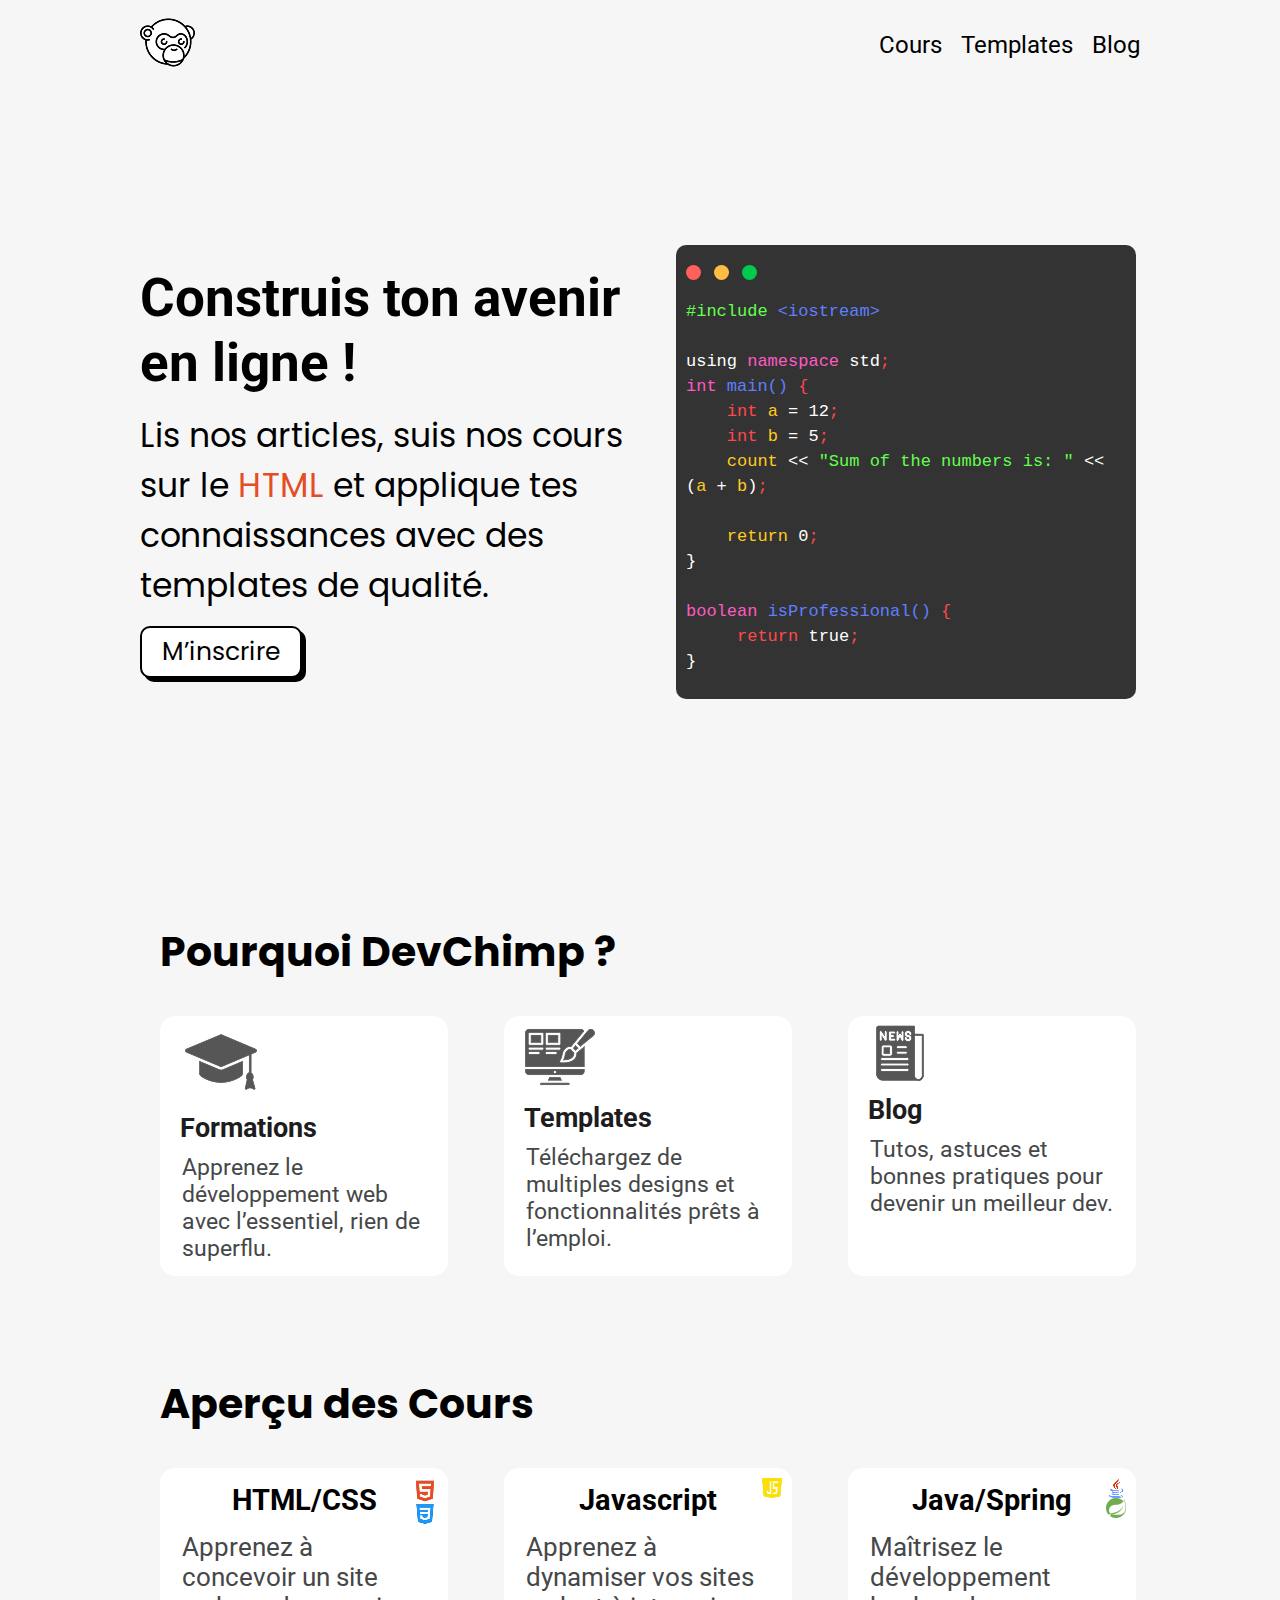
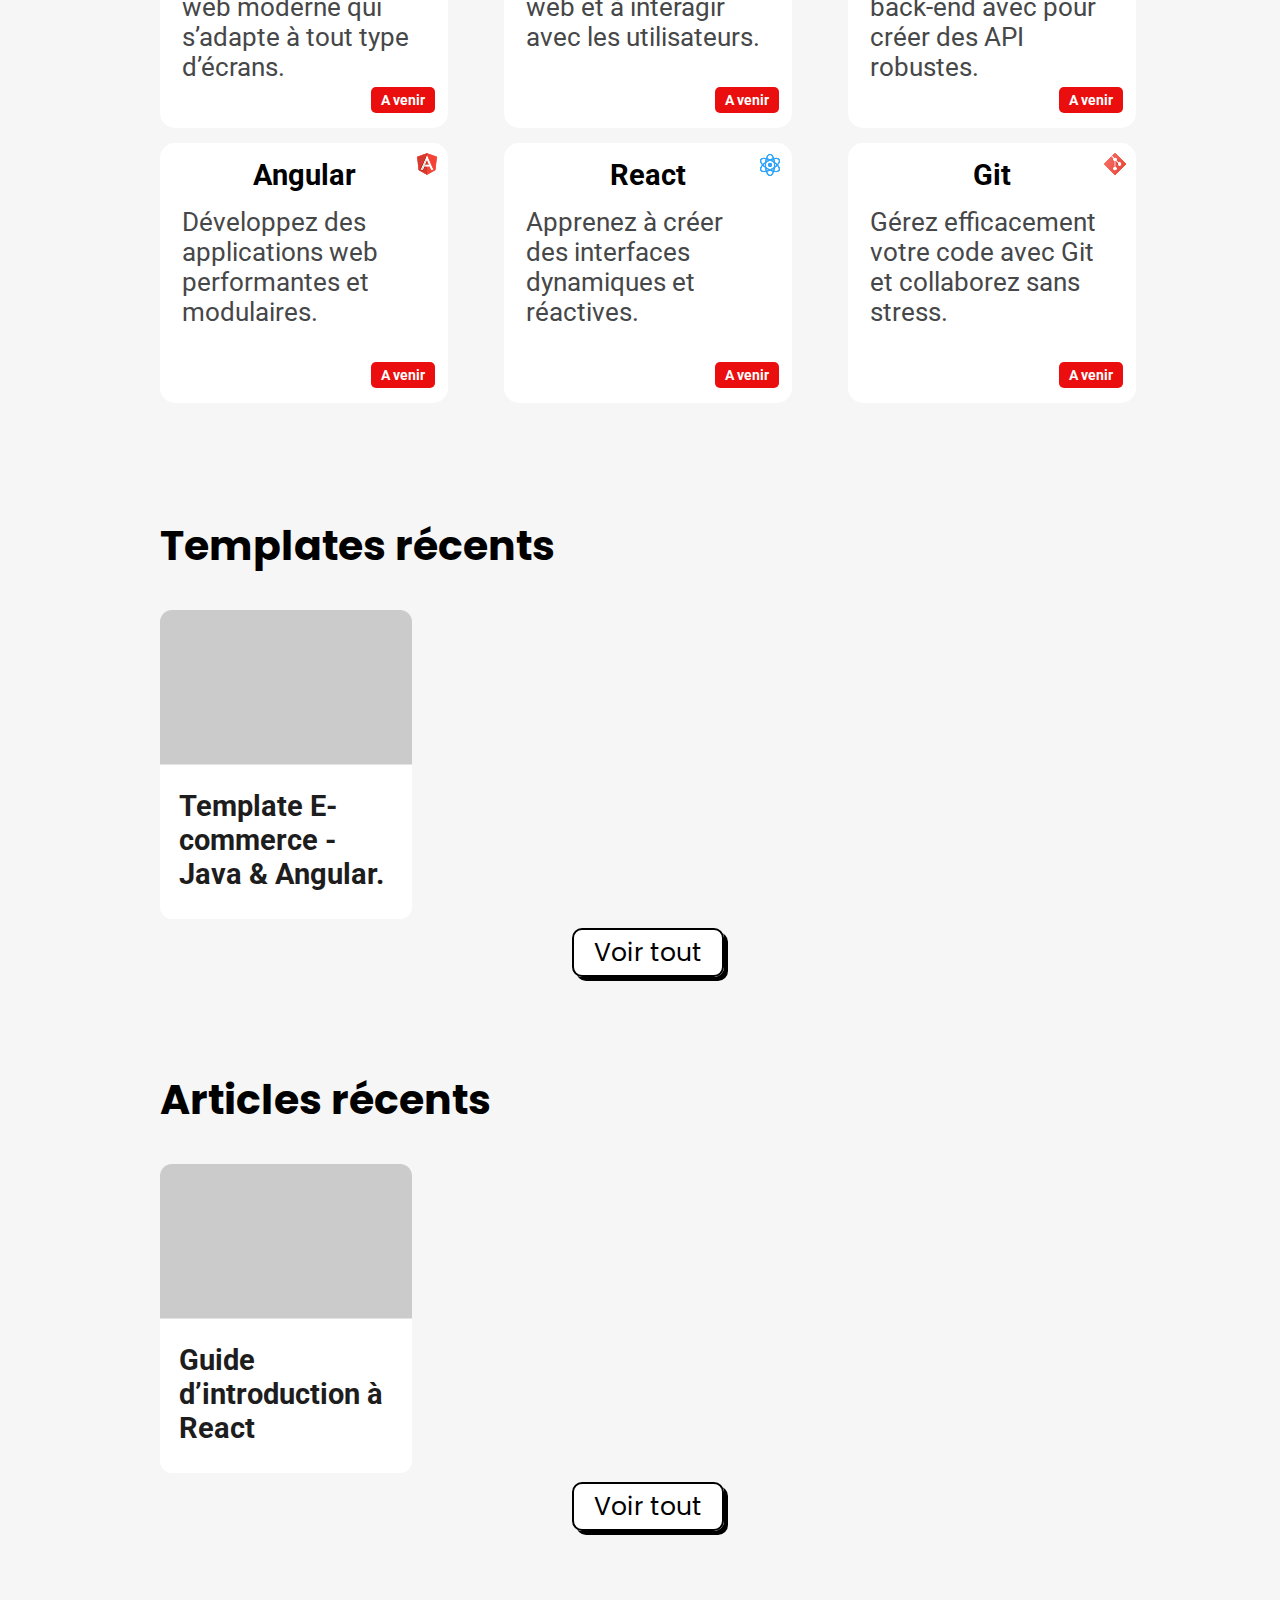
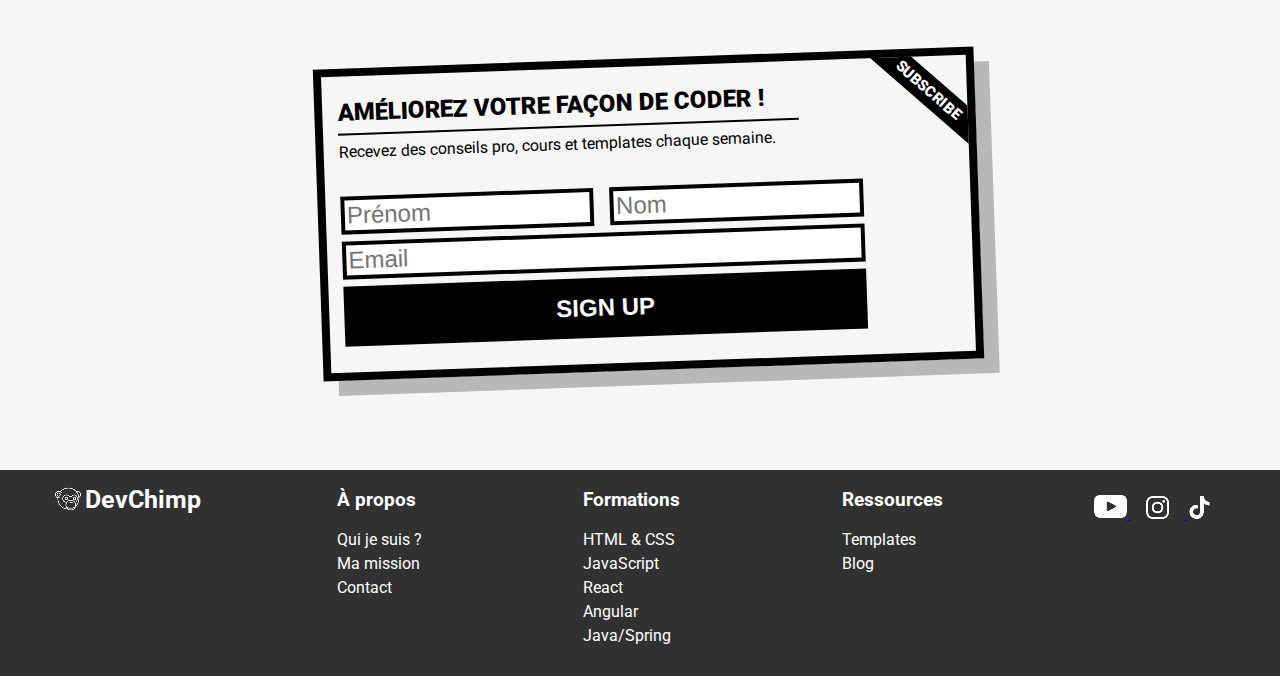
<file: index.html>
<!DOCTYPE html>
<html lang="fr">
<head>
    <meta charset="UTF-8">
    <meta name="viewport" content="width=device-width, initial-scale=1.0">
    <title>Acceuil | DevChimp</title>
    <link rel="stylesheet" href="./style/style.css">
</head>
<body>
    <header class="header headerPageWidth">
        <div class="header__logoBox">
            <a href="./index.html">
                <img src="./assets/png/monkey.png" alt="Devchimp" width="55px" height="55px" class="logo"/>
            </a>
        </div>
        <nav class="header__navBox">
            <div class="header__navBox__box">
                <a href="./cours.html" class="header__navBox__box__link">Cours</a>
                <a href="./templates.html" class="header__navBox__box__link">Templates</a>
                <a href="./blog.html" class="header__navBox__box__link">Blog</a>
            </div>
        </nav>
    </header>
    <main class="main grid-container pageWidth">
        <section class="section__headline catchphrase">
            <h1 class="section__headline__heading">Construis ton avenir en ligne !</h1>
            <p class="section__headline__text">Lis nos articles, suis nos cours sur le <span style="color: #E44D26">HTML</span> et applique tes connaissances avec des templates de qualité.</p>
            <a href="#newsletter"><button type="button" class="section__headline__btn">M’inscrire</button></a>
        </section>
        <section class="section__codeBox codebox">
            <article class="codebox-box">
                <span class="circle circle-red"></span>
                <span class="circle circle-yellow"></span>
                <span class="circle circle-green"></span>
                <pre class="codebox-box__pre"><code><span class="code-green">#include</span> <span class="code-blue">&lt;iostream&gt;</span><br/><br/>using <span class="code-pink">namespace</span> std<span class="code-red">;</span><br/><span class="code-pink">int</span> <span class="code-blue">main()</span> <span class="code-red">{</span><br/>    <span class="code-red">int</span> <span class="code-yellowOrange">a</span> = 12<span class="code-red">;</span><br/>    <span class="code-red">int</span> <span class="code-yellowOrange">b</span> = 5<span class="code-red">;</span><br/>    <span class="code-yellowOrange">count</span> &lt;&lt; <span class="code-green">"Sum of the numbers is: "</span> &lt;&lt; (<span class="code-yellowOrange">a</span> + <span class="code-yellowOrange">b</span>)<span class="code-red">;</span><br/><br/>    <span class="code-yellowOrange">return</span> 0<span class="code-red">;</span><br/>}<br/><br/><span class="code-pink">boolean</span> <span class="code-blue">isProfessional()</span> <span class="code-red">{</span><br/>     <span class="code-red">return</span> true<span class="code-red">;</span><br/>}
                </code></pre>
            </article>
        </section>
        <section class="content">
            <div class="contentBox">
                <h2 class="contentBox__title">Pourquoi DevChimp ?</h2>
                <article class="contentBox__article whyDevChimp">
                    <img src="./assets/png/graduate-hat.png" alt="Formations section" width="82px" height="82px" class="contentBox__article__img"/>
                    <h3 class="contentBox__article__title">Formations</h3>
                    <p class="contentBox__article__text">Apprenez le développement web avec l’essentiel, rien de superflu.</p>
                </article>

                <article class="contentBox__article whyDevChimp">
                    <img src="./assets/png/web-design.png" alt="Templates section" width="72px" height="72px" class="contentBox__article__img computer"/>
                    <h3 class="contentBox__article__title">Templates</h3>
                    <p class="contentBox__article__text">Téléchargez de multiples designs et fonctionnalités prêts à l’emploi.</p>
                </article>

                <article class="contentBox__article whyDevChimp">
                    <img src="./assets/png/newsletter.png" alt="Blog section" width="64px" height="64px" class="contentBox__article__img newspaper"/>
                    <h3 class="contentBox__article__title">Blog</h3>
                    <p class="contentBox__article__text">Tutos, astuces et bonnes pratiques pour devenir un meilleur dev.</p>
                </article>
            </div>
        </section>
        <section class="content">
            <h2 class="contentBox__title">Aperçu des Cours</h2>
            <div class="contentBox">
                <article class="contentBox__article contentBox__article--cours">
                    <a href="./cours.html" class="redirect redirectBox coursBox coursBox--htmlCss">
                        <div>
                            <h3 class="contentBox__article--cours__title">HTML/CSS</h3>
                            <div class="contentBox__article--cours__img">
                                <img src="./assets/png/html-5.png" alt="Logo HTML 5" width="26px" height="26px"/>
                                <img src="./assets/png/css-3.png" alt="Logo CSS 3" width="20px" height="20px"/>
                            </div>
                        </div>
                        <p class="contentBox__article--cours__text">Apprenez à concevoir un site web moderne qui s’adapte à tout type d’écrans.</p>
                        <span class="contentBox__article--cours__comming">A venir</span>
                    </a>
                </article>
    
                <article class="contentBox__article contentBox__article--cours">
                    <a href="./cours.html" class="redirect redirectBox coursBox coursBox--JS">
                        <div>
                            <h3 class="contentBox__article--cours__title">Javascript</h3>
                            <div class="contentBox__article--cours__img">
                                <img src="./assets/png/javascript.png" alt="Logo JavaScript" width="20px" height="20px"/>
                            </div>
                        </div>
                        <p class="contentBox__article--cours__text">Apprenez à dynamiser vos sites web et à interagir avec les utilisateurs.</p>
                        <span class="contentBox__article--cours__comming">A venir</span>
                    </a>
                </article>
    
                <article class="contentBox__article contentBox__article--cours">
                    <a href="./cours.html" class="redirect redirectBox coursBox coursBox--JavaSpring">
                        <div>
                            <h3 class="contentBox__article--cours__title">Java/Spring</h3>
                            <div class="contentBox__article--cours__img">
                                <img src="./assets/png/java.png" alt="Logo Java" width="20px" height="20px"/>
                                <img src="./assets/png/spring.png" alt="Logo Spring boot" width="20px" height="20px"/>
                            </div>
                        </div>
                        <p class="contentBox__article--cours__text">Maîtrisez le développement back-end avec pour créer des API robustes.</p>
                        <span class="contentBox__article--cours__comming">A venir</span>
                    </a>
                </article>
    
                <article class="contentBox__article contentBox__article--cours">
                    <a href="./cours.html" class="redirect redirectBox coursBox coursBox--Angular">
                        <div>
                            <h3 class="contentBox__article--cours__title">Angular</h3>
                            <div class="contentBox__article--cours__img">
                                <img src="./assets/png/angular.png" alt="Logo Angular" width="22px" height="22px"/>
                            </div>
                        </div>
                        <p class="contentBox__article--cours__text">Développez des applications web performantes et modulaires.</p>
                        <span class="contentBox__article--cours__comming">A venir</span>
                    </a>
                </article>
    
                <article class="contentBox__article contentBox__article--cours">
                    <a href="./cours.html" class="redirect redirectBox coursBox coursBox--React">
                        <div>
                            <h3 class="contentBox__article--cours__title">React</h3>
                            <div class="contentBox__article--cours__img">
                                <img src="./assets/png/atom.png" alt="Logo React" width="24px" height="24px"/>
                            </div>
                        </div>
                        <p class="contentBox__article--cours__text">Apprenez à créer des interfaces dynamiques et réactives.</p>
                        <span class="contentBox__article--cours__comming">A venir</span>
                    </a>
                </article>
    
                <article class="contentBox__article contentBox__article--cours">
                    <a href="./cours.html" class="redirect redirectBox coursBox coursBox--Git">
                        <div>
                            <h3 class="contentBox__article--cours__title">Git</h3>
                            <div class="contentBox__article--cours__img">
                                <img src="./assets/png/social.png" alt="Logo git" width="22px" height="22px"/>
                            </div>
                        </div>
                        <p class="contentBox__article--cours__text">Gérez efficacement votre code avec Git et collaborez sans stress.</p>
                        <span class="contentBox__article--cours__comming">A venir</span>
                    </a>
                </article>
            </div>
        </section>

        <section class="content">
            <h2 class="contentBox__title">Templates récents</h2>

            <article class="articleAndTemplate">
                <a href="#" class="redirectBox">
                    <img src="./assets/png/gray.png" alt="Photo de template" />
                    <div>
                        <h3 class="articleAndTemplate__title">Template E-commerce - Java & Angular.</h3>
                    </div>
                </a>
            </article>

            <div class="articleAndTemplate--btn">
                <a href="./templates.html" class="section__headline__btn seeAllBtn">Voir tout</a>
            </div>
        </section>

        <section class="content">
            <h2 class="contentBox__title">Articles récents</h2>

            <article class="articleAndTemplate">
                <a href="#" class="redirectBox">
                    <img src="./assets/png/gray.png" alt="Photo d'article" />
                    <div>
                        <h3 class="articleAndTemplate__title">Guide d’introduction à React</h3>
                    </div>
                </a>
            </article>

            <div class="articleAndTemplate--btn">
                <a href="./blog.html" class="section__headline__btn seeAllBtn">Voir tout</a>
            </div>
        </section>

        <section class="content newsletter" id="newsletter">
            <div class="newsletter__box">
                <div class="newsletter__box__headingWrap">
                    <h2 class="newsletter__box__headingWrap__title">Améliorez votre façon de coder !</h2>
                    <div class="newsletter__box__headingWrap__bar"></div>
                    <p class="newsletter__box__headingWrap__text">Recevez des conseils pro, cours et templates chaque semaine.</p>
                </div>
                <form action="#" class="newsletter-form">
                    <div class="newsletter__doubleinput">
                        <label for="prenom" class="sr-only">Prénom</label>
                        <input type="text" id="prenom" placeholder="Prénom" class="newsletter__doubleinput__input" required="" />

                        <label for="nom" class="sr-only">Nom</label>
                        <input type="text" id="nom" placeholder="Nom" class="newsletter__doubleinput__input" required="" />
                    </div>
                    <div>
                        <label for="email" class="sr-only">Email</label>
                        <input type="email" id="email" placeholder="Email" class="newsletter-form__singleInput" />
                    </div>
                    <button type="submit" class="newsletter-form__btn">Sign Up</button>
                </form>
                <div class="subTic">Subscribe</div>
            </div>
        </section>
    </main>
    <footer>
        <div class="footer">
            <div class="footer--brand">
                <img src="./assets/png/monkey_white.png" alt="DevChimp" width="25.96px" height="25.96px"/>
                <h3>DevChimp</h3>
            </div>
            <nav class="footer--nav">
                <div>
                    <h3 class="footer--nav__title">À propos</h3>
                    <ul class="footer--nav__ul">
                        <li><a href="#">Qui je suis ?</a></li>
                        <li><a href="#">Ma mission</a></li>
                        <li><a href="#">Contact</a></li>
                    </ul>
                </div>
    
                <div>
                    <h3 class="footer--nav__title">Formations</h3>
                    <ul class="footer--nav__ul">
                        <li><a href="#">HTML & CSS</a></li>
                        <li><a href="#">JavaScript</a></li>
                        <li><a href="#">React</a></li>
                        <li><a href="#">Angular</a></li>
                        <li><a href="#">Java/Spring</a></li>
                    </ul>
                </div>
    
                <div>
                    <h3 class="footer--nav__title">Ressources</h3>
                    <ul class="footer--nav__ul">
                        <li><a href="#">Templates</a></li>
                        <li><a href="#">Blog</a></li>
                    </ul>
                </div>
            </nav>
    
            <div class="footer--links">
                <a href="#" target="_blank">
                    <img src="./assets/png/youtube.png" alt="Rejoint nous sur Youtube" />
                </a>
                <a href="#" target="_blank">
                    <img src="./assets/png/instagram.png" alt="Abonne toi à notre Instagram" />
                </a>
                <a href="#" target="_blank">
                    <img src="./assets/png/tik-tok.png" alt="Vient faire un tour sur Tik-Tok" />
                </a>
            </div>
        </div>
    </footer>
</body>
</html>
</file>
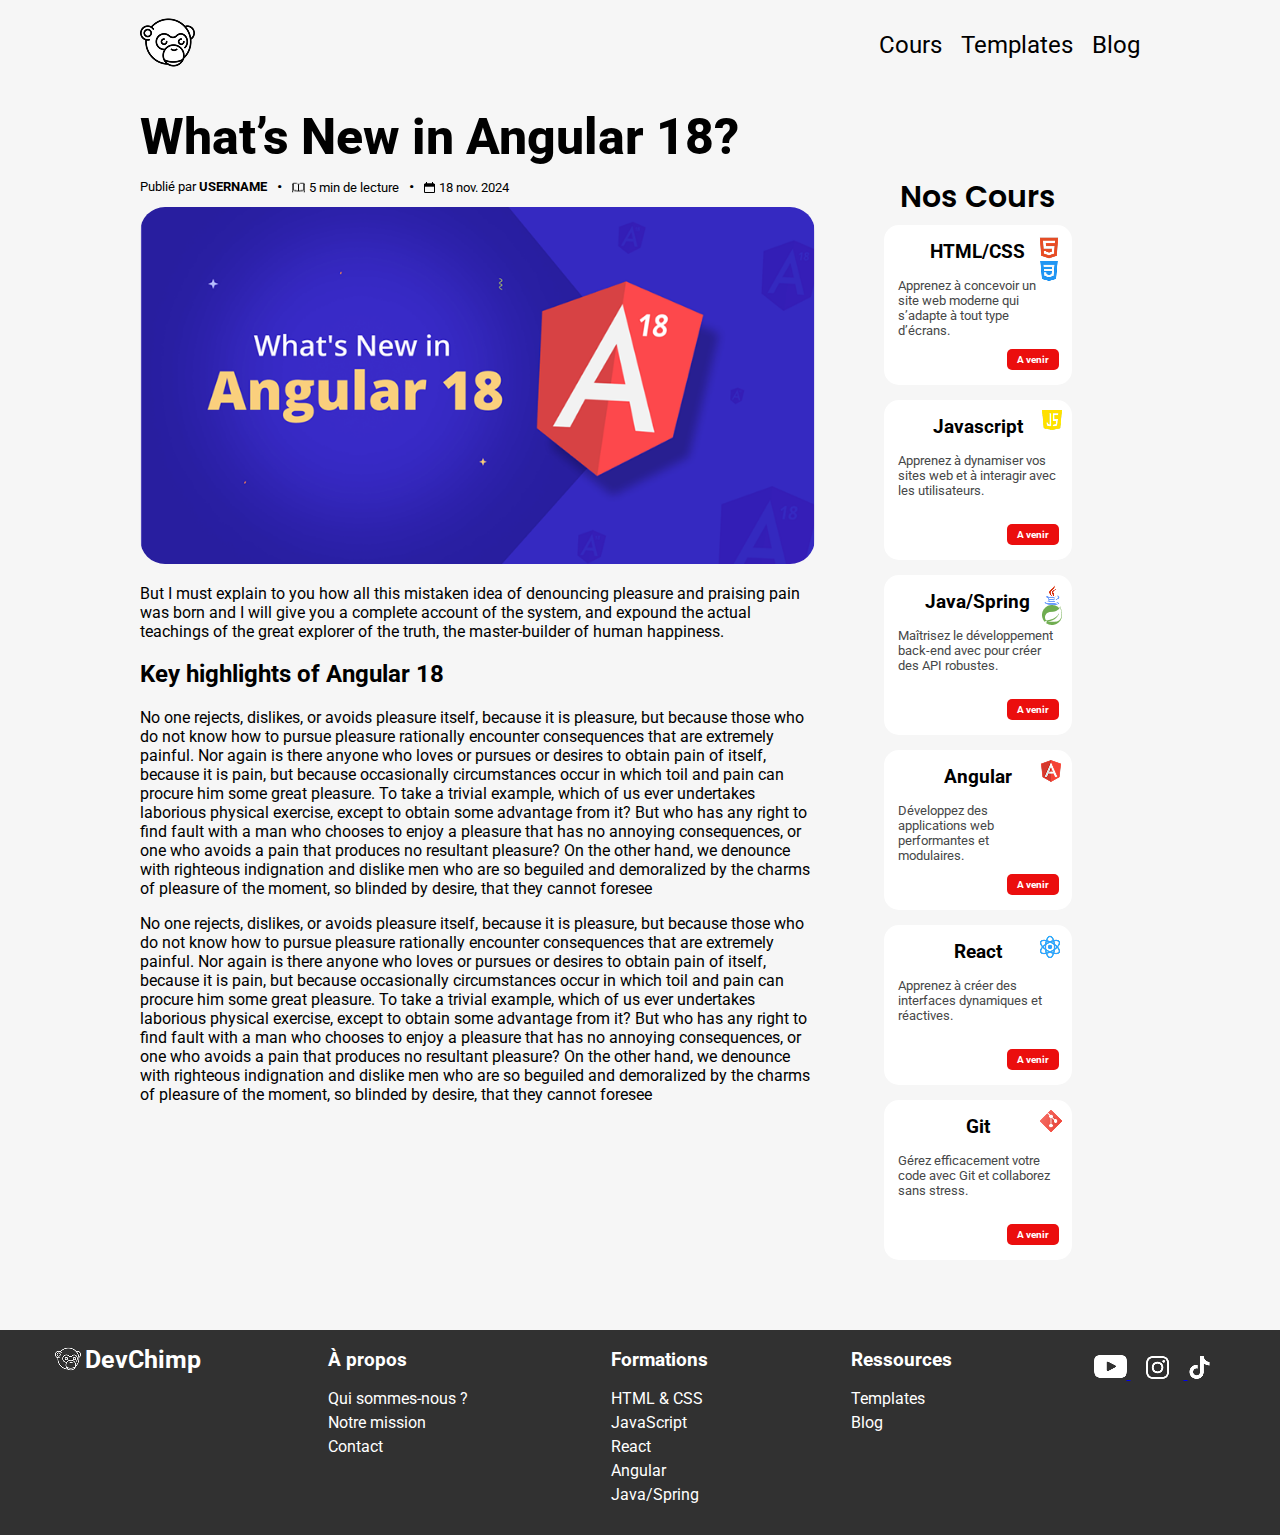
<file: article.html>
<!DOCTYPE html>
<html lang="fr">
<head>
    <meta charset="UTF-8">
    <meta name="viewport" content="width=device-width, initial-scale=1.0">
    <title>Article - Nom | DevChimp</title>
    <link rel="stylesheet" href="./style/style.css">
</head>
<body>
    <header class="header headerPageWidth">
        <div class="header__logoBox">
            <a href="./index.html">
                <img src="./assets/png/monkey.png" alt="Devchimp" width="55px" height="55px" />
            </a>
        </div>
        <nav class="header__navBox">
            <div class="header__navBox__box">
                <a href="./cours.html" class="header__navBox__box__link">Cours</a>
                <a href="./templates.html" class="header__navBox__box__link">Templates</a>
                <a href="./blog.html" class="header__navBox__box__link">Blog</a>
            </div>
        </nav>
    </header>
    <main class="pageWidth articleSection blogMobile">
        <section class="articleSection__article">
            <article>
                <h1 class="blogHeading blogHeading--article">What’s New in Angular 18?</h1>
                <div class="blogArticle__contentBox__publicationInfo">
                    <p class="blogArticle__contentBox__publicationInfo__text">Publié par <strong>USERNAME</strong></p>
                    <span aria-hidden="true">•</span>
                    <div class="articleInfosBox">
                        <img src="./assets/png/book.png" alt="" width="13px" height="13px" aria-hidden="true" class="blogArticle__contentBox__publicationInfo__img"/>
                        <time datetime="PT5M" class="blogArticle__contentBox__publicationInfo__text">5 min de lecture</time>
                    </div>
                    <span aria-hidden="true">•</span>
                    <div class="articleInfosBox">
                        <img src="./assets/png/calendar.png" alt="" width="11px" height="11px" aria-hidden="true" class="blogArticle__contentBox__publicationInfo__img"/>
                        <time datetime="2024-11-18" class="blogArticle__contentBox__publicationInfo__text">18 nov. 2024</time>
                    </div>
                </div>
                <img src="./assets/png/Whats-New-in-Angular-18 1.png" alt="" class="imgArticle">
                <p>But I must explain to you how all this mistaken idea of denouncing pleasure and praising pain was born and I will give you a complete account of the system, and expound the actual teachings of the great explorer of the truth, the master-builder of human happiness.</p>
                <h2>Key highlights of Angular 18</h2>
                <p>No one rejects, dislikes, or avoids pleasure itself, because it is pleasure, but because those who do not know how to pursue pleasure rationally encounter consequences that are extremely painful. Nor again is there anyone who loves or pursues or desires to obtain pain of itself, because it is pain, but because occasionally circumstances occur in which toil and pain can procure him some great pleasure. To take a trivial example, which of us ever undertakes laborious physical exercise, except to obtain some advantage from it? But who has any right to find fault with a man who chooses to enjoy a pleasure that has no annoying consequences, or one who avoids a pain that produces no resultant pleasure? On the other hand, we denounce with righteous indignation and dislike men who are so beguiled and demoralized by the charms of pleasure of the moment, so blinded by desire, that they cannot foresee</p>
                <p>No one rejects, dislikes, or avoids pleasure itself, because it is pleasure, but because those who do not know how to pursue pleasure rationally encounter consequences that are extremely painful. Nor again is there anyone who loves or pursues or desires to obtain pain of itself, because it is pain, but because occasionally circumstances occur in which toil and pain can procure him some great pleasure. To take a trivial example, which of us ever undertakes laborious physical exercise, except to obtain some advantage from it? But who has any right to find fault with a man who chooses to enjoy a pleasure that has no annoying consequences, or one who avoids a pain that produces no resultant pleasure? On the other hand, we denounce with righteous indignation and dislike men who are so beguiled and demoralized by the charms of pleasure of the moment, so blinded by desire, that they cannot foresee</p>
            </article>
        </section>

        <section class="articleSection__cours">
            <div class="contentBox contentBox--cours">
                <h2 class="ourCoursTitle">Nos Cours</h2>
                <article class="contentBox__article contentBox__article--cours contentBox__article--cours--page">
                    <a href="#" class="redirect redirectBox coursBox coursBox--htmlCss">
                        <div>
                            <h3 class="contentBox__article--cours__title contentBox__article--cours__title--cours">HTML/CSS</h3>
                            <div class="contentBox__article--cours__img">
                                <img src="./assets/png/html-5.png" alt="Logo HTML 5" width="26px" height="26px"/>
                                <img src="./assets/png/css-3.png" alt="Logo CSS 3" width="20px" height="20px"/>
                            </div>
                        </div>
                        <p class="contentBox__article--cours__text contentBox__article--cours__text--cours">Apprenez à concevoir un site web moderne qui s’adapte à tout type d’écrans.</p>
                        <span class="contentBox__article--cours__comming contentBox__article--cours__comming--cours">A venir</span>
                    </a>
                </article>
    
                <article class="contentBox__article contentBox__article--cours contentBox__article--cours--page">
                    <a href="#" class="redirect redirectBox coursBox coursBox--JS">
                        <div>
                            <h3 class="contentBox__article--cours__title contentBox__article--cours__title--cours">Javascript</h3>
                            <div class="contentBox__article--cours__img">
                                <img src="./assets/png/javascript.png" alt="Logo JavaScript" width="20px" height="20px"/>
                            </div>
                        </div>
                        <p class="contentBox__article--cours__text contentBox__article--cours__text--cours">Apprenez à dynamiser vos sites web et à interagir avec les utilisateurs.</p>
                        <span class="contentBox__article--cours__comming contentBox__article--cours__comming--cours">A venir</span>
                    </a>
                </article>
    
                <article class="contentBox__article contentBox__article--cours contentBox__article--cours--page">
                    <a href="#" class="redirect redirectBox coursBox coursBox--JavaSpring">
                        <div>
                            <h3 class="contentBox__article--cours__title contentBox__article--cours__title--cours">Java/Spring</h3>
                            <div class="contentBox__article--cours__img">
                                <img src="./assets/png/java.png" alt="Logo Java" width="20px" height="20px"/>
                                <img src="./assets/png/spring.png" alt="Logo Spring boot" width="20px" height="20px"/>
                            </div>
                        </div>
                        <p class="contentBox__article--cours__text contentBox__article--cours__text--cours">Maîtrisez le développement back-end avec pour créer des API robustes.</p>
                        <span class="contentBox__article--cours__comming contentBox__article--cours__comming--cours">A venir</span>
                    </a>
                </article>
    
                <article class="contentBox__article contentBox__article--cours contentBox__article--cours--page">
                    <a href="#" class="redirect redirectBox coursBox coursBox--Angular">
                        <div>
                            <h3 class="contentBox__article--cours__title contentBox__article--cours__title--cours">Angular</h3>
                            <div class="contentBox__article--cours__img">
                                <img src="./assets/png/angular.png" alt="Logo Angular" width="22px" height="22px"/>
                            </div>
                        </div>
                        <p class="contentBox__article--cours__text contentBox__article--cours__text--cours">Développez des applications web performantes et modulaires.</p>
                        <span class="contentBox__article--cours__comming contentBox__article--cours__comming--cours">A venir</span>
                    </a>
                </article>
    
                <article class="contentBox__article contentBox__article--cours contentBox__article--cours--page">
                    <a href="#" class="redirect redirectBox coursBox coursBox--React">
                        <div>
                            <h3 class="contentBox__article--cours__title contentBox__article--cours__title--cours">React</h3>
                            <div class="contentBox__article--cours__img">
                                <img src="./assets/png/atom.png" alt="Logo React" width="24px" height="24px"/>
                            </div>
                        </div>
                        <p class="contentBox__article--cours__text contentBox__article--cours__text--cours">Apprenez à créer des interfaces dynamiques et réactives.</p>
                        <span class="contentBox__article--cours__comming contentBox__article--cours__comming--cours">A venir</span>
                    </a>
                </article>
    
                <article class="contentBox__article contentBox__article--cours contentBox__article--cours--page">
                    <a href="#" class="redirect redirectBox coursBox coursBox--Git">
                        <div>
                            <h3 class="contentBox__article--cours__title contentBox__article--cours__title--cours">Git</h3>
                            <div class="contentBox__article--cours__img">
                                <img src="./assets/png/social.png" alt="Logo git" width="22px" height="22px"/>
                            </div>
                        </div>
                        <p class="contentBox__article--cours__text contentBox__article--cours__text--cours">Gérez efficacement votre code avec Git et collaborez sans stress.</p>
                        <span class="contentBox__article--cours__comming contentBox__article--cours__comming--cours">A venir</span>
                    </a>
                </article>
            </div>
        </section>
    </main>
    <footer class="footer">
        <div class="footer--brand">
            <img src="./assets/png/monkey_white.png" alt="DevChimp" width="25.96px" height="25.96px"/>
            <h3>DevChimp</h3>
        </div>
        <nav class="footer--nav">
            <div>
                <h3 class="footer--nav__title">À propos</h3>
                <ul class="footer--nav__ul">
                    <li><a href="#">Qui sommes-nous ?</a></li>
                    <li><a href="#">Notre mission</a></li>
                    <li><a href="#">Contact</a></li>
                </ul>
            </div>

            <div>
                <h3 class="footer--nav__title">Formations</h3>
                <ul class="footer--nav__ul">
                    <li><a href="#">HTML & CSS</a></li>
                    <li><a href="#">JavaScript</a></li>
                    <li><a href="#">React</a></li>
                    <li><a href="#">Angular</a></li>
                    <li><a href="#">Java/Spring</a></li>
                </ul>
            </div>

            <div>
                <h3 class="footer--nav__title">Ressources</h3>
                <ul class="footer--nav__ul">
                    <li><a href="#">Templates</a></li>
                    <li><a href="#">Blog</a></li>
                </ul>
            </div>
        </nav>

        <div class="footer--links">
            <a href="#" target="_blank">
                <img src="./assets/png/youtube.png" alt="Rejoint nous sur Youtube" />
            </a>
            <a href="#" target="_blank">
                <img src="./assets/png/instagram.png" alt="Abonne toi à notre Instagram" />
            </a>
            <a href="#" target="_blank">
                <img src="./assets/png/tik-tok.png" alt="Vient faire un tour sur Tik-Tok" />
            </a>
        </div>
    </footer>
</body>
</html>
</file>
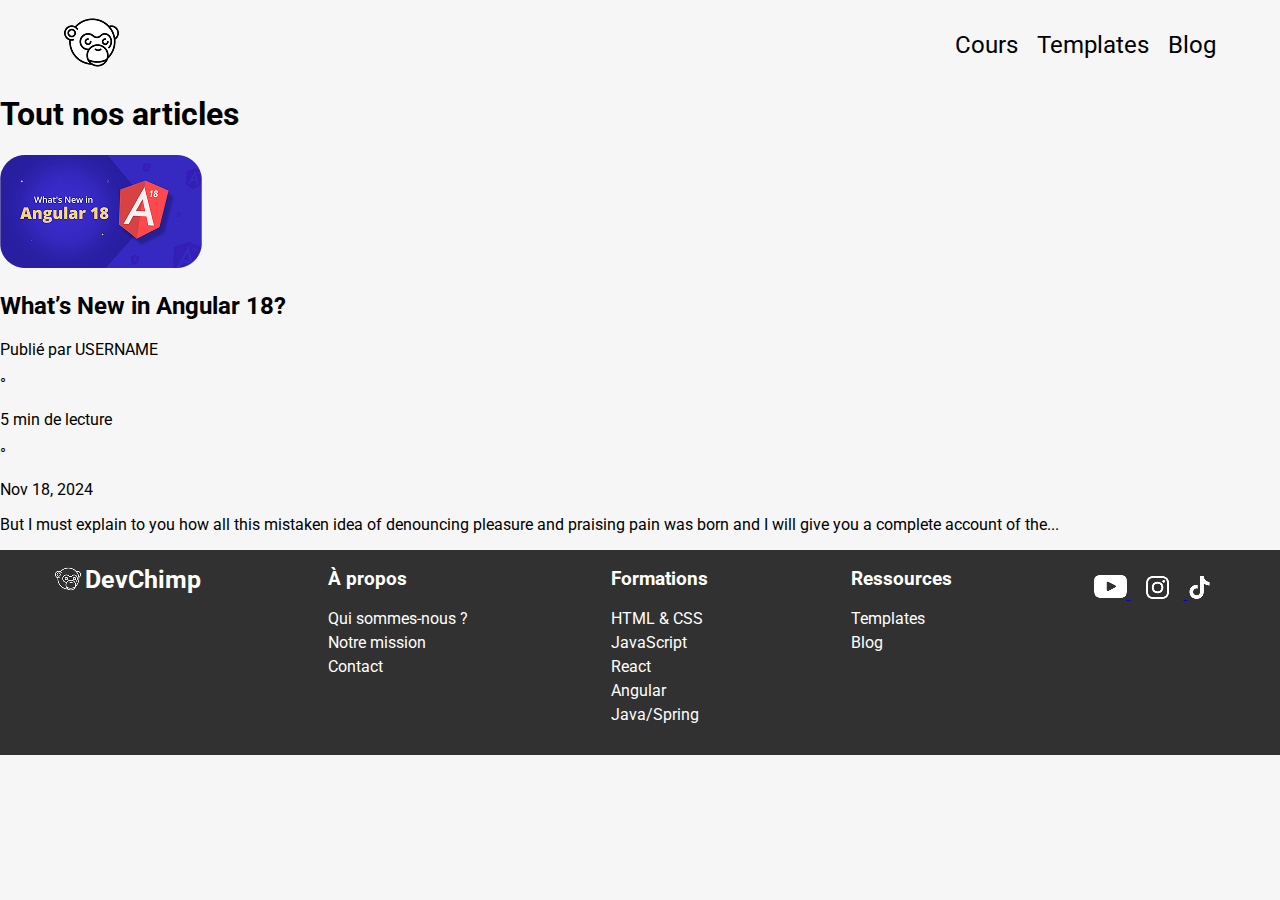
<file: articles.html>
<!DOCTYPE html>
<html lang="fr">
<head>
    <meta charset="UTF-8">
    <meta name="viewport" content="width=device-width, initial-scale=1.0">
    <title>Articles | DevChimp</title>
    <link rel="stylesheet" href="./style/style.css">
</head>
<body>
    <header class="header">
        <div class="header__logoBox">
            <img src="./assets/png/monkey.png" alt="Devchimp" width="55px" height="55px" />
        </div>
        <nav class="header__navBox">
            <div class="header__navBox__box">
                <a href="./cours.html" class="header__navBox__box__link">Cours</a>
                <a href="./templates.html" class="header__navBox__box__link">Templates</a>
                <a href="./articles.html" class="header__navBox__box__link">Blog</a>
            </div>
        </nav>
    </header>
    <main>
        <h1>Tout nos articles</h1>
        <section>
            <article>
                <div>
                    <img src="./assets/png/Whats-New-in-Angular-18.png" alt="" width="201.81px" height="113px" />
                </div>
                <div>
                    <h2>What’s New in Angular 18?</h2>
                    <div>
                        <p>Publié par USERNAME</p><span>°</span><p>5 min de lecture</p><span>°</span><p>Nov 18, 2024</p>
                    </div>
                    <p>But I must explain to you how all this mistaken idea of denouncing pleasure and praising pain was born and I will give you a complete account of the...</p>
                </div>
            </article>
        </section>
    </main>
    <footer class="footer">
        <div class="footer--brand">
            <img src="./assets/png/monkey_white.png" alt="DevChimp" width="25.96px" height="25.96px"/>
            <h3>DevChimp</h3>
        </div>
        <nav class="footer--nav">
            <div>
                <h3 class="footer--nav__title">À propos</h3>
                <ul class="footer--nav__ul">
                    <li><a href="#">Qui sommes-nous ?</a></li>
                    <li><a href="#">Notre mission</a></li>
                    <li><a href="#">Contact</a></li>
                </ul>
            </div>

            <div>
                <h3 class="footer--nav__title">Formations</h3>
                <ul class="footer--nav__ul">
                    <li><a href="#">HTML & CSS</a></li>
                    <li><a href="#">JavaScript</a></li>
                    <li><a href="#">React</a></li>
                    <li><a href="#">Angular</a></li>
                    <li><a href="#">Java/Spring</a></li>
                </ul>
            </div>

            <div>
                <h3 class="footer--nav__title">Ressources</h3>
                <ul class="footer--nav__ul">
                    <li><a href="#">Templates</a></li>
                    <li><a href="#">Blog</a></li>
                </ul>
            </div>
        </nav>

        <div class="footer--links">
            <a href="#" target="_blank">
                <img src="./assets/png/youtube.png" alt="Rejoint nous sur Youtube" />
            </a>
            <a href="#" target="_blank">
                <img src="./assets/png/instagram.png" alt="Abonne toi à notre Instagram" />
            </a>
            <a href="#" target="_blank">
                <img src="./assets/png/tik-tok.png" alt="Vient faire un tour sur Tik-Tok" />
            </a>
        </div>
    </footer>
</body>
</html>
</file>
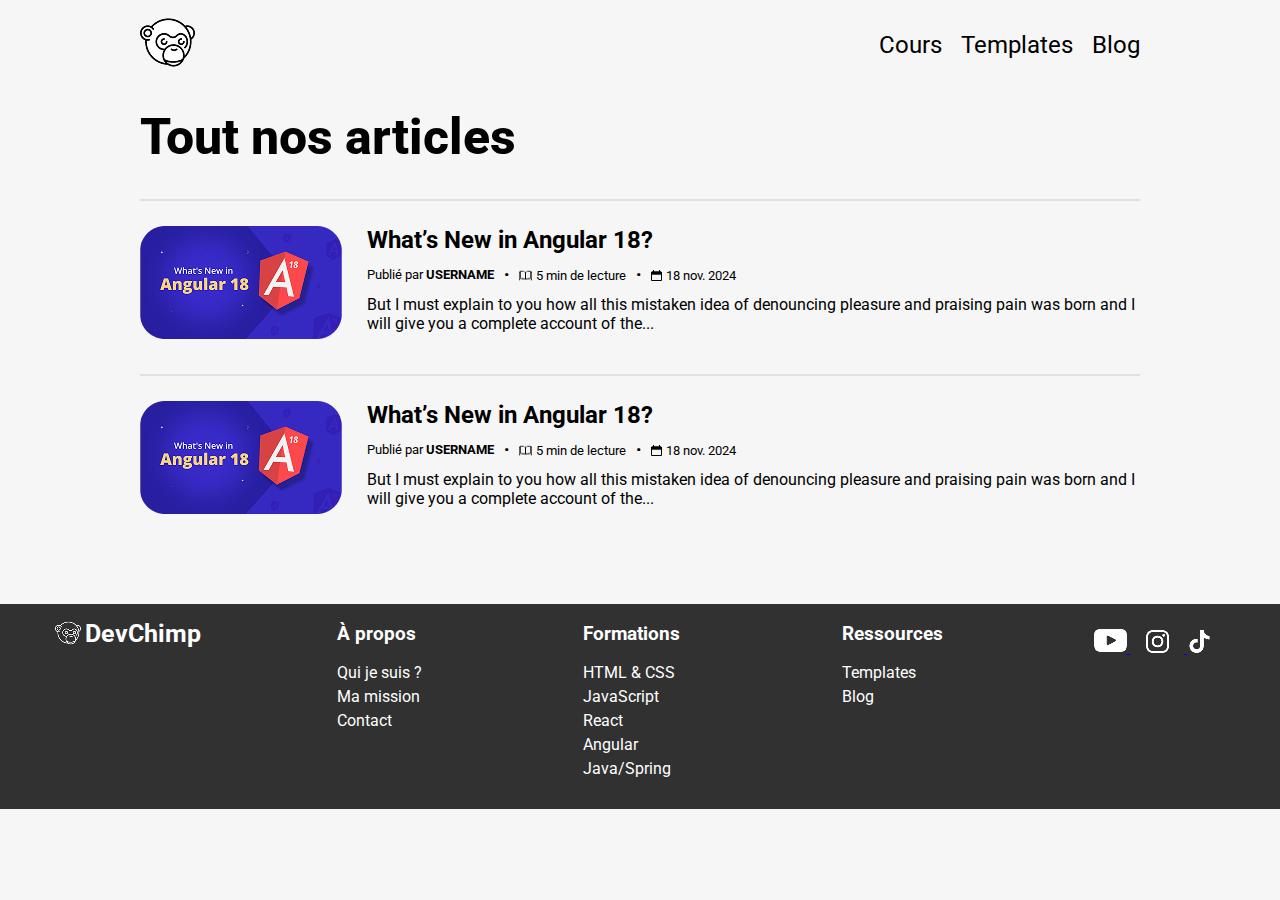
<file: blog.html>
<!DOCTYPE html>
<html lang="fr">
<head>
    <meta charset="UTF-8">
    <meta name="viewport" content="width=device-width, initial-scale=1.0">
    <title>Les articles de blog | DevChimp</title>
    <link rel="stylesheet" href="./style/style.css">
    <link rel="icon" href="./assets/favicon/favicon.ico" type="image/x-icon">
    <link rel="icon" type="image/png" sizes="32x32" href="./assets/favicon/favicon-32x32.png">
    <link rel="icon" type="image/png" sizes="16x16" href="./assets/favicon/favicon-16x16.png">
    <link rel="apple-touch-icon" sizes="180x180" href="./assets/favicon/apple-touch-icon.png">
</head>
<body>
    <header class="header headerPageWidth">
        <div class="header__logoBox">
            <a href="./index.html">
                <img src="./assets/png/monkey.png" alt="Devchimp" width="55px" height="55px" />
            </a>
        </div>
        <nav class="header__navBox">
            <div class="header__navBox__box">
                <a href="./cours.html" class="header__navBox__box__link">Cours</a>
                <a href="./templates.html" class="header__navBox__box__link">Templates</a>
                <a href="./blog.html" class="header__navBox__box__link">Blog</a>
            </div>
        </nav>
    </header>
    <main class="main pageWidth blogMobile">
        <h1 class="blogHeading">Tout nos articles</h1>
        <section>
            <article>
                <a href="./article.html" class="redirect blogArticle">
                    <div class="blogArticle__imgBox">
                        <img src="./assets/png/Whats-New-in-Angular-18.png" alt="" width="201.81px" height="113px" class="blogArticle__imgBox__img"/>
                    </div>
                    <div class="blogArticle__contentBox">
                        <h2 class="blogArticle__contentBox__title">What’s New in Angular 18?</h2>
                        <div class="blogArticle__contentBox__publicationInfo">
                            <p class="blogArticle__contentBox__publicationInfo__text">Publié par <strong>USERNAME</strong></p>
                            <span aria-hidden="true">•</span>
                            <div class="articleInfosBox">
                                <img src="./assets/png/book.png" alt="" width="13px" height="13px" aria-hidden="true" class="blogArticle__contentBox__publicationInfo__img"/>
                                <time datetime="PT5M" class="blogArticle__contentBox__publicationInfo__text">5 min de lecture</time>
                            </div>
                            <span aria-hidden="true">•</span>
                            <div class="articleInfosBox">
                                <img src="./assets/png/calendar.png" alt="" width="11px" height="11px" aria-hidden="true" class="blogArticle__contentBox__publicationInfo__img"/>
                                <time datetime="2024-11-18" class="blogArticle__contentBox__publicationInfo__text">18 nov. 2024</time>
                            </div>
                        </div>
                        <p class="blogArticle_presentation">But I must explain to you how all this mistaken idea of denouncing pleasure and praising pain was born and I will give you a complete account of the...</p>
                    </div>
                </a>
            </article>

            <article class="blogArticle">
                <div class="blogArticle__imgBox">
                    <img src="./assets/png/Whats-New-in-Angular-18.png" alt="" width="201.81px" height="113px" class="blogArticle__imgBox__img"/>
                </div>
                <div class="blogArticle__contentBox">
                    <h2 class="blogArticle__contentBox__title">What’s New in Angular 18?</h2>
                    <div class="blogArticle__contentBox__publicationInfo">
                        <p class="blogArticle__contentBox__publicationInfo__text">Publié par <strong>USERNAME</strong></p>
                        <span aria-hidden="true">•</span>
                        <div class="articleInfosBox">
                            <img src="./assets/png/book.png" alt="" width="13px" height="13px" aria-hidden="true" class="blogArticle__contentBox__publicationInfo__img"/>
                            <time datetime="PT5M" class="blogArticle__contentBox__publicationInfo__text">5 min de lecture</time>
                        </div>
                        <span aria-hidden="true">•</span>
                        <div class="articleInfosBox">
                            <img src="./assets/png/calendar.png" alt="" width="11px" height="11px" aria-hidden="true" class="blogArticle__contentBox__publicationInfo__img"/>
                            <time datetime="2024-11-18" class="blogArticle__contentBox__publicationInfo__text">18 nov. 2024</time>
                        </div>
                    </div>
                    <p class="blogArticle_presentation">But I must explain to you how all this mistaken idea of denouncing pleasure and praising pain was born and I will give you a complete account of the...</p>
                </div>
            </article>
        </section>
    </main>
    <footer>
        <div class="footer">
            <div class="footer--brand">
                <img src="./assets/png/monkey_white.png" alt="DevChimp" width="25.96px" height="25.96px"/>
                <h3>DevChimp</h3>
            </div>
            <nav class="footer--nav">
                <div>
                    <h3 class="footer--nav__title">À propos</h3>
                    <ul class="footer--nav__ul">
                        <li><a href="#">Qui je suis ?</a></li>
                        <li><a href="#">Ma mission</a></li>
                        <li><a href="#">Contact</a></li>
                    </ul>
                </div>
    
                <div>
                    <h3 class="footer--nav__title">Formations</h3>
                    <ul class="footer--nav__ul">
                        <li><a href="#">HTML & CSS</a></li>
                        <li><a href="#">JavaScript</a></li>
                        <li><a href="#">React</a></li>
                        <li><a href="#">Angular</a></li>
                        <li><a href="#">Java/Spring</a></li>
                    </ul>
                </div>
    
                <div>
                    <h3 class="footer--nav__title">Ressources</h3>
                    <ul class="footer--nav__ul">
                        <li><a href="#">Templates</a></li>
                        <li><a href="#">Blog</a></li>
                    </ul>
                </div>
            </nav>
    
            <div class="footer--links">
                <a href="#" target="_blank">
                    <img src="./assets/png/youtube.png" alt="Rejoint nous sur Youtube" />
                </a>
                <a href="#" target="_blank">
                    <img src="./assets/png/instagram.png" alt="Abonne toi à notre Instagram" />
                </a>
                <a href="#" target="_blank">
                    <img src="./assets/png/tik-tok.png" alt="Vient faire un tour sur Tik-Tok" />
                </a>
            </div>
        </div>
    </footer>
</body>
</html>
</file>
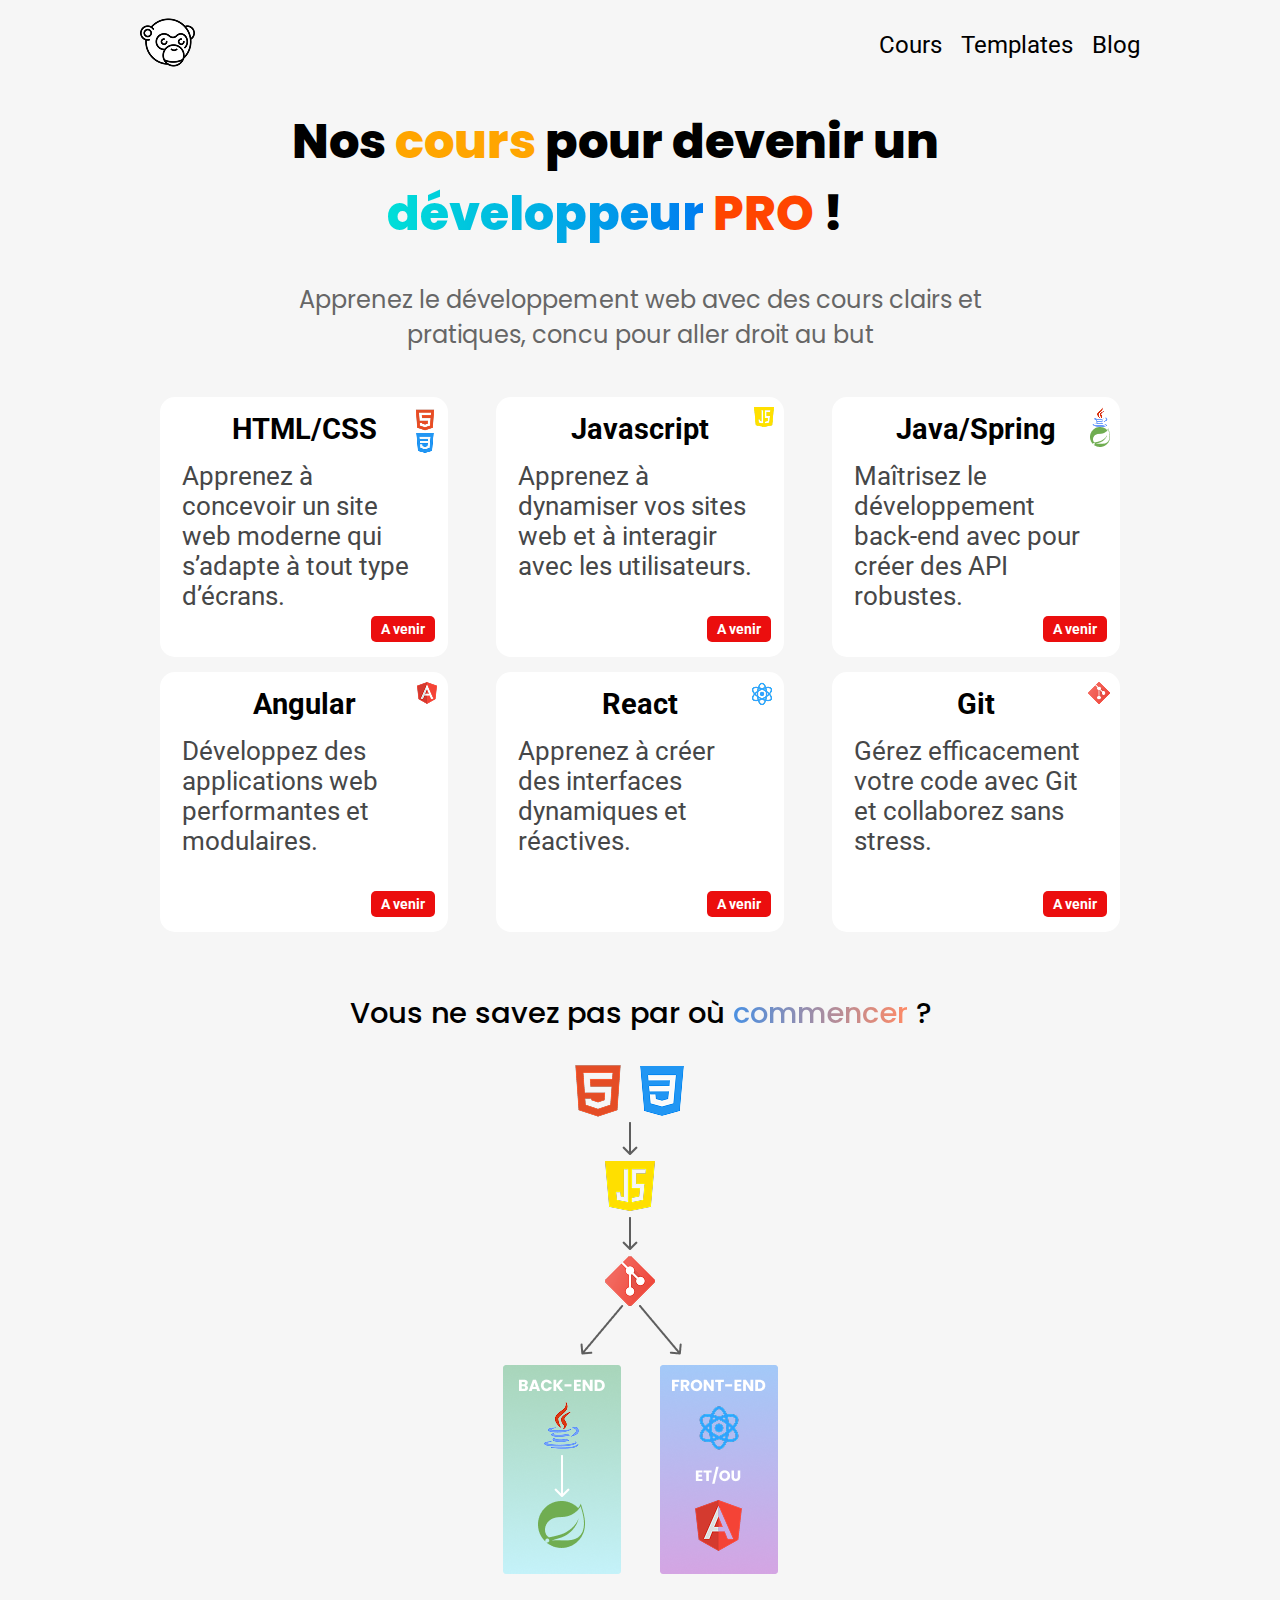
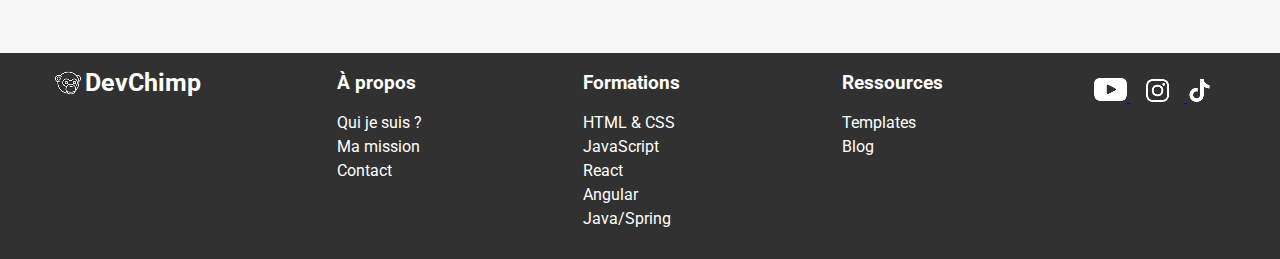
<file: cours.html>
<!DOCTYPE html>
<html lang="fr">
<head>
    <meta charset="UTF-8">
    <meta name="viewport" content="width=device-width, initial-scale=1.0">
    <title>Tout les cours | DevChimp</title>
    <link rel="stylesheet" href="./style/style.css">
    <link rel="icon" href="./assets/favicon/favicon.ico" type="image/x-icon">
    <link rel="icon" type="image/png" sizes="32x32" href="./assets/favicon/favicon-32x32.png">
    <link rel="icon" type="image/png" sizes="16x16" href="./assets/favicon/favicon-16x16.png">
    <link rel="apple-touch-icon" sizes="180x180" href="./assets/favicon/apple-touch-icon.png">
</head>
<body>
    <header class="header headerPageWidth">
        <div class="header__logoBox">
            <a href="./index.html">
                <img src="./assets/png/monkey.png" alt="Devchimp" width="55px" height="55px" />
            </a>
        </div>
        <nav class="header__navBox">
            <div class="header__navBox__box">
                <a href="./cours.html" class="header__navBox__box__link">Cours</a>
                <a href="./templates.html" class="header__navBox__box__link">Templates</a>
                <a href="./blog.html" class="header__navBox__box__link">Blog</a>
            </div>
        </nav>
    </header>
    <main class="pageWidth">
        <h1 class="coursH1">Nos <span class="coursH1__cours">cours</span> pour devenir un <span class="coursH1__developpeur">développeur</span> <span class="coursH1__pro">PRO</span> ! </h1>
        <p class="coursP">Apprenez le développement web avec des cours clairs et pratiques, concu pour aller droit au but</p>
        <section class="content">
            <div class="contentBox">
                <article class="contentBox__article contentBox__article--cours">
                    <a href="#" class="redirect redirectBox coursBox coursBox--htmlCss">
                        <div>
                            <h3 class="contentBox__article--cours__title">HTML/CSS</h3>
                            <div class="contentBox__article--cours__img">
                                <img src="./assets/png/html-5.png" alt="Logo HTML 5" width="26px" height="26px"/>
                                <img src="./assets/png/css-3.png" alt="Logo CSS 3" width="20px" height="20px"/>
                            </div>
                        </div>
                        <p class="contentBox__article--cours__text">Apprenez à concevoir un site web moderne qui s’adapte à tout type d’écrans.</p>
                        <span class="contentBox__article--cours__comming">A venir</span>
                    </a>
                </article>
    
                <article class="contentBox__article contentBox__article--cours">
                    <a href="#" class="redirect redirectBox coursBox coursBox--JS">
                        <div>
                            <h3 class="contentBox__article--cours__title">Javascript</h3>
                            <div class="contentBox__article--cours__img">
                                <img src="./assets/png/javascript.png" alt="Logo JavaScript" width="20px" height="20px"/>
                            </div>
                        </div>
                        <p class="contentBox__article--cours__text">Apprenez à dynamiser vos sites web et à interagir avec les utilisateurs.</p>
                        <span class="contentBox__article--cours__comming">A venir</span>
                    </a>
                </article>
    
                <article class="contentBox__article contentBox__article--cours">
                    <a href="#" class="redirect redirectBox coursBox coursBox--JavaSpring">
                        <div>
                            <h3 class="contentBox__article--cours__title">Java/Spring</h3>
                            <div class="contentBox__article--cours__img">
                                <img src="./assets/png/java.png" alt="Logo Java" width="20px" height="20px"/>
                                <img src="./assets/png/spring.png" alt="Logo Spring boot" width="20px" height="20px"/>
                            </div>
                        </div>
                        <p class="contentBox__article--cours__text">Maîtrisez le développement back-end avec pour créer des API robustes.</p>
                        <span class="contentBox__article--cours__comming">A venir</span>
                    </a>
                </article>
    
                <article class="contentBox__article contentBox__article--cours">
                    <a href="#" class="redirect redirectBox coursBox coursBox--Angular">
                        <div>
                            <h3 class="contentBox__article--cours__title">Angular</h3>
                            <div class="contentBox__article--cours__img">
                                <img src="./assets/png/angular.png" alt="Logo Angular" width="22px" height="22px"/>
                            </div>
                        </div>
                        <p class="contentBox__article--cours__text">Développez des applications web performantes et modulaires.</p>
                        <span class="contentBox__article--cours__comming">A venir</span>
                    </a>
                </article>
    
                <article class="contentBox__article contentBox__article--cours">
                    <a href="#" class="redirect redirectBox coursBox coursBox--React">
                        <div>
                            <h3 class="contentBox__article--cours__title">React</h3>
                            <div class="contentBox__article--cours__img">
                                <img src="./assets/png/atom.png" alt="Logo React" width="24px" height="24px"/>
                            </div>
                        </div>
                        <p class="contentBox__article--cours__text">Apprenez à créer des interfaces dynamiques et réactives.</p>
                        <span class="contentBox__article--cours__comming">A venir</span>
                    </a>
                </article>
    
                <article class="contentBox__article contentBox__article--cours">
                    <a href="#" class="redirect redirectBox coursBox coursBox--Git">
                        <div>
                            <h3 class="contentBox__article--cours__title">Git</h3>
                            <div class="contentBox__article--cours__img">
                                <img src="./assets/png/social.png" alt="Logo git" width="22px" height="22px"/>
                            </div>
                        </div>
                        <p class="contentBox__article--cours__text">Gérez efficacement votre code avec Git et collaborez sans stress.</p>
                        <span class="contentBox__article--cours__comming">A venir</span>
                    </a>
                </article>
            </div>
        </section>
        <section class="wheretobeginSection">
            <h2 class="wheretobegin">Vous ne savez pas par où <span class="wheretobegin__animation">commencer</span> ?</h2>
            <img src="./assets/png/Stack_to_learn.png" alt="" />
        </section>
    </main>
    <footer>
        <div class="footer">
            <div class="footer--brand">
                <img src="./assets/png/monkey_white.png" alt="DevChimp" width="25.96px" height="25.96px"/>
                <h3>DevChimp</h3>
            </div>
            <nav class="footer--nav">
                <div>
                    <h3 class="footer--nav__title">À propos</h3>
                    <ul class="footer--nav__ul">
                        <li><a href="#">Qui je suis ?</a></li>
                        <li><a href="#">Ma mission</a></li>
                        <li><a href="#">Contact</a></li>
                    </ul>
                </div>
    
                <div>
                    <h3 class="footer--nav__title">Formations</h3>
                    <ul class="footer--nav__ul">
                        <li><a href="#">HTML & CSS</a></li>
                        <li><a href="#">JavaScript</a></li>
                        <li><a href="#">React</a></li>
                        <li><a href="#">Angular</a></li>
                        <li><a href="#">Java/Spring</a></li>
                    </ul>
                </div>
    
                <div>
                    <h3 class="footer--nav__title">Ressources</h3>
                    <ul class="footer--nav__ul">
                        <li><a href="#">Templates</a></li>
                        <li><a href="#">Blog</a></li>
                    </ul>
                </div>
            </nav>
    
            <div class="footer--links">
                <a href="#" target="_blank">
                    <img src="./assets/png/youtube.png" alt="Rejoint nous sur Youtube" />
                </a>
                <a href="#" target="_blank">
                    <img src="./assets/png/instagram.png" alt="Abonne toi à notre Instagram" />
                </a>
                <a href="#" target="_blank">
                    <img src="./assets/png/tik-tok.png" alt="Vient faire un tour sur Tik-Tok" />
                </a>
            </div>
        </div>
    </footer>
</body>
</html>
</file>
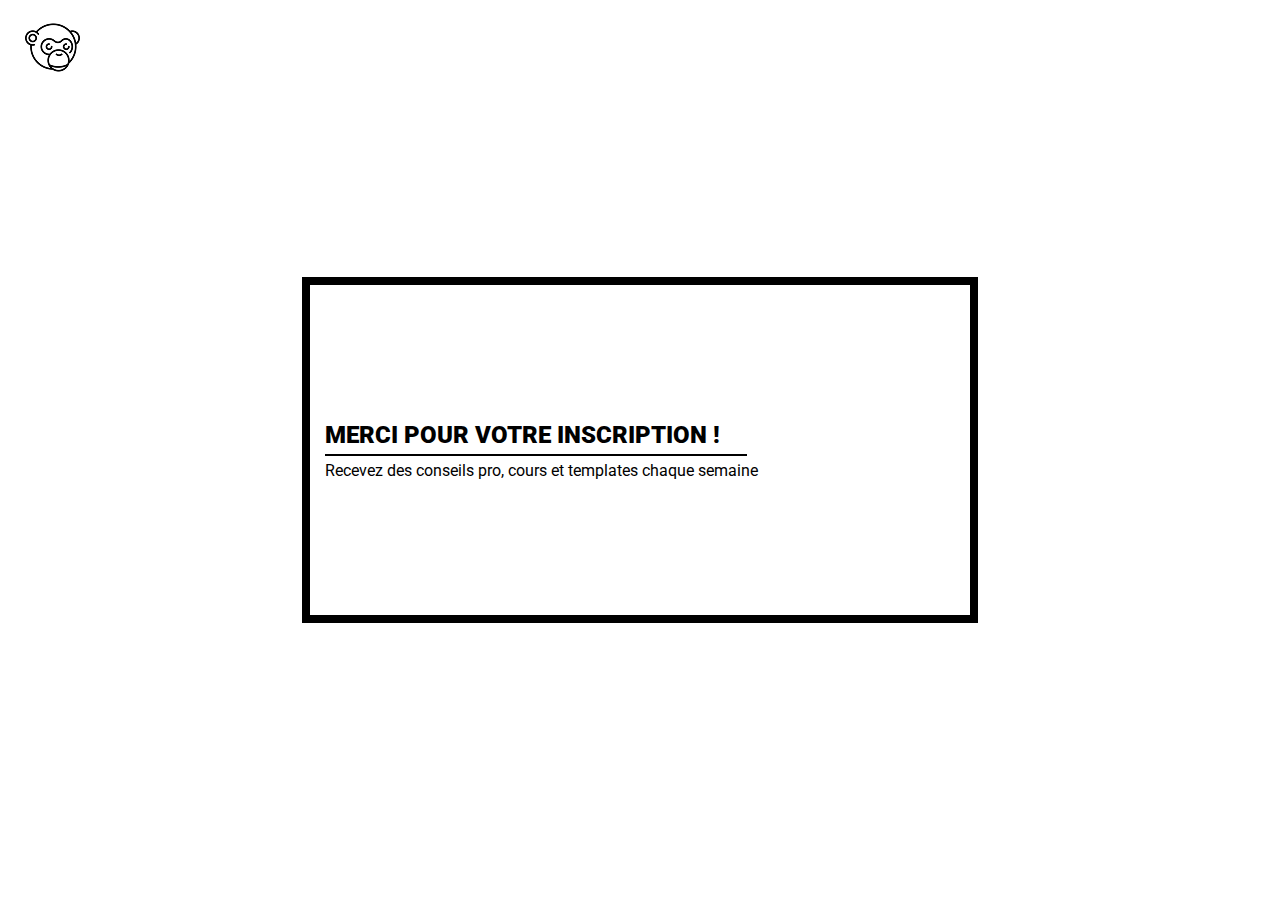
<file: merci.html>
<!DOCTYPE html>
<html lang="en">
<head>
    <meta charset="UTF-8">
    <meta name="viewport" content="width=device-width, initial-scale=1.0">
    <title>Merci de votre inscription à la newsletter | DevChimp</title>
    <link rel="stylesheet" href="./style/newStyle.css">
</head>
<body>
    <div class="container">
        <header>
            <h1 class="header__heading">
                <img class="header__heading__img" src="./png/monkey.png" alt="Logo de DevChimp" width="55px" height="55px" />
            </h1>
        </header>

        <main>
            <article class="article">
                <section class="section">
                    <div>
                        <h2 class="section__heading">Merci pour votre inscription !</h2>
                        <div class="blackBar"></div>
                        <p class="section__text">Recevez des conseils pro, cours et templates chaque semaine</p>
                    </div>
                </section>
            </article>
        </main>
    </div>
</body>
</html>
</file>
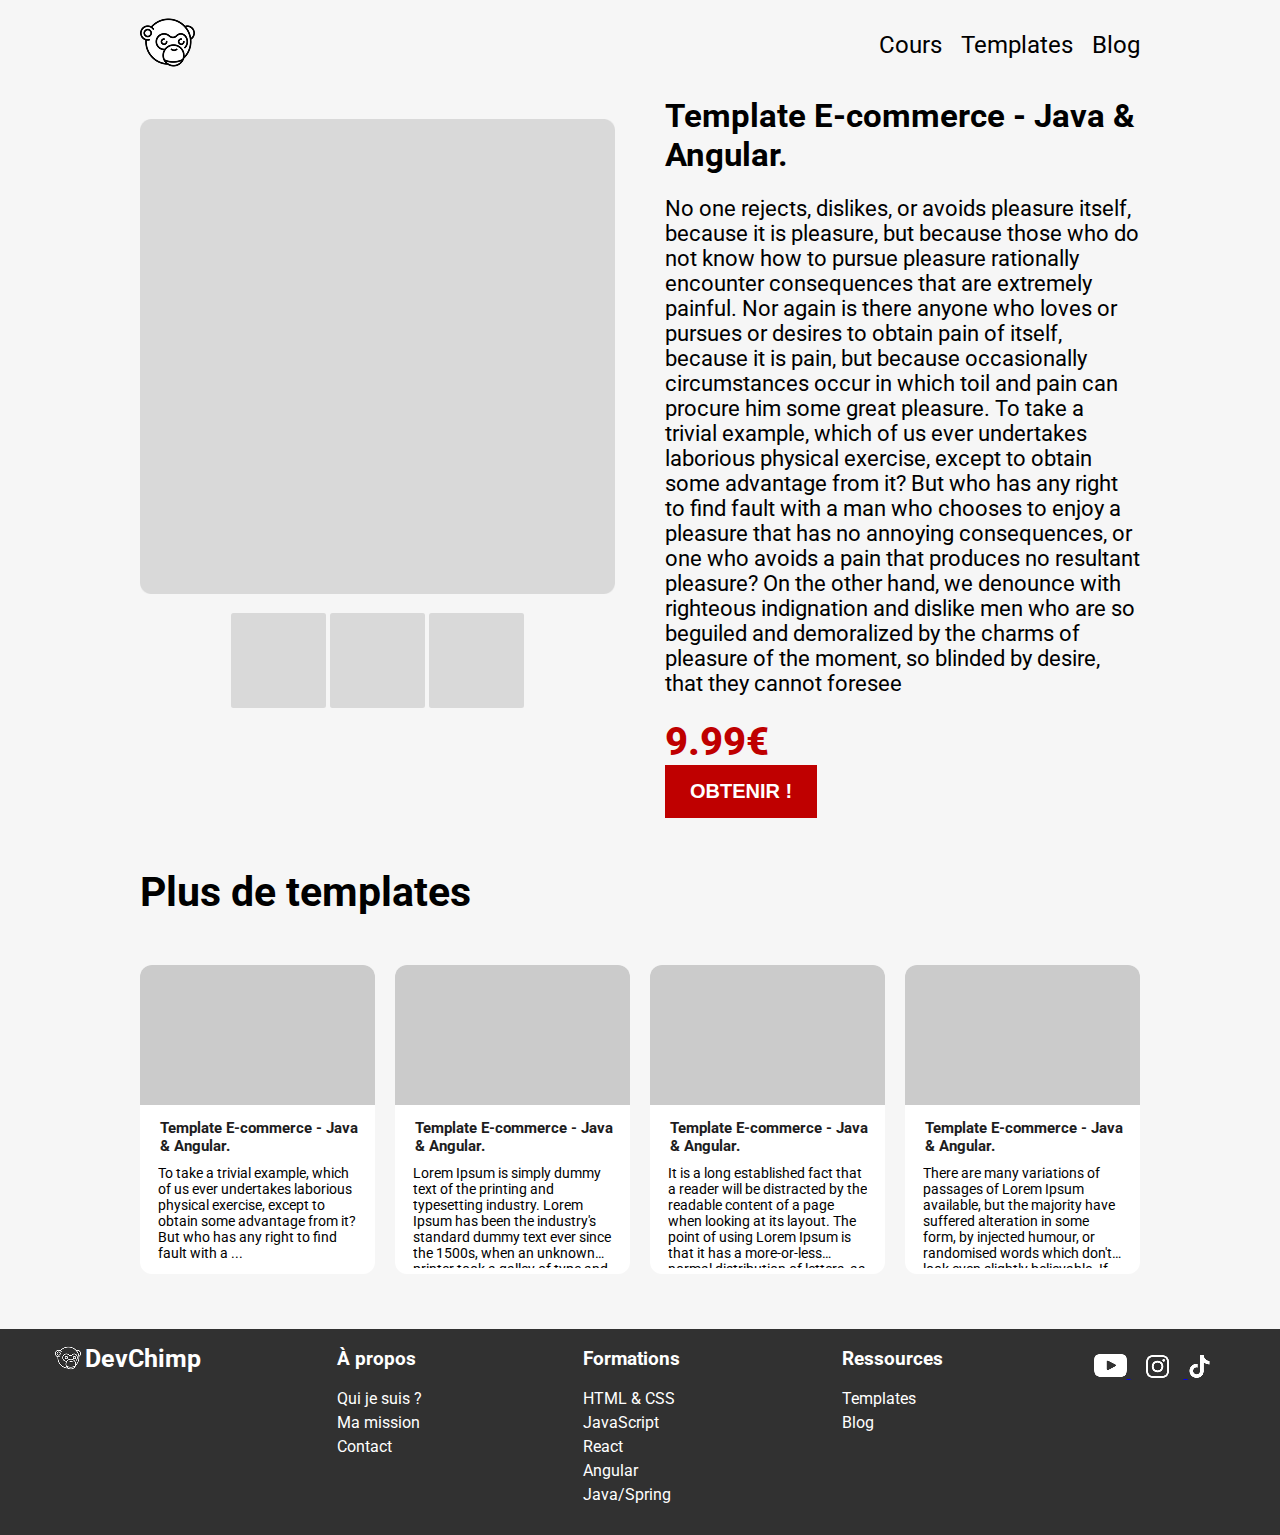
<file: template.html>
<!DOCTYPE html>
<html lang="fr">
<head>
    <meta charset="UTF-8">
    <meta name="viewport" content="width=device-width, initial-scale=1.0">
    <title>Template - Nom | DevChimp</title>
    <link rel="stylesheet" href="./style/style.css">
    <link rel="icon" href="./assets/favicon/favicon.ico" type="image/x-icon">
    <link rel="icon" type="image/png" sizes="32x32" href="./assets/favicon/favicon-32x32.png">
    <link rel="icon" type="image/png" sizes="16x16" href="./assets/favicon/favicon-16x16.png">
    <link rel="apple-touch-icon" sizes="180x180" href="./assets/favicon/apple-touch-icon.png">
</head>
<body>
    <header class="header headerPageWidth">
        <div class="header__logoBox">
            <a href="./index.html">
                <img src="./assets/png/monkey.png" alt="Devchimp" width="55px" height="55px" />
            </a>
        </div>
        <nav class="header__navBox">
            <div class="header__navBox__box">
                <a href="./cours.html" class="header__navBox__box__link">Cours</a>
                <a href="./templates.html" class="header__navBox__box__link">Templates</a>
                <a href="./blog.html" class="header__navBox__box__link">Blog</a>
            </div>
        </nav>
    </header>
    <main class="main pageWidth">
        <section class="saleSection">
            <div class="saleSection__imgs">
                <img src="./assets/png/500x500.png" alt="" class="saleSection__imgs_img" />
                <div class="saleSection__imgs__selection">
                    <img src="./assets/png/500x500.png" alt="" />
                    <img src="./assets/png/500x500.png" alt="" />
                    <img src="./assets/png/500x500.png" alt="" />
                </div>
            </div>
            <article class="saleSection__article">
                <h1 class="saleSection__article__title">Template E-commerce - Java & Angular.</h1>
                <p class="saleSection__article__paragraph">No one rejects, dislikes, or avoids pleasure itself, because it is pleasure, but because those who do not know how to pursue pleasure rationally encounter consequences that are extremely painful. Nor again is there anyone who loves or pursues or desires to obtain pain of itself, because it is pain, but because occasionally circumstances occur in which toil and pain can procure him some great pleasure. To take a trivial example, which of us ever undertakes laborious physical exercise, except to obtain some advantage from it? But who has any right to find fault with a man who chooses to enjoy a pleasure that has no annoying consequences, or one who avoids a pain that produces no resultant pleasure? On the other hand, we denounce with righteous indignation and dislike men who are so beguiled and demoralized by the charms of pleasure of the moment, so blinded by desire, that they cannot foresee</p>
                <div class="salePrice">
                    <span class="saleSection__article__price">9.99€</span>
                    <button href="#" class="saleSection__article__get">Obtenir !</button>
                </div>
            </article>
        </section>
        <section class="templatesSection">
            <h2 class="moreTemplatesOrArticles">Plus de templates</h2>
            <article class="articleAndTemplate">
                <a href="#" class="redirect">
                    <img src="./assets/png/gray.png" alt="Photo de template" class="templateImg" />
                    <div>
                        <h3 class="articleAndTemplate__title templateTitle mobileTitle">Template E-commerce - Java & Angular.</h3>
                        <p class="templateText">To take a trivial example, which of us ever undertakes laborious physical exercise, except to obtain some advantage from it? But who has any right to find fault with a ...</p>
                    </div>
                </a>
            </article>

            <article class="articleAndTemplate">
                <a href="#" class="redirect">
                    <img src="./assets/png/gray.png" alt="Photo de template" class="templateImg" />
                    <div>
                        <h3 class="articleAndTemplate__title templateTitle mobileTitle">Template E-commerce - Java & Angular.</h3>
                        <p class="templateText">Lorem Ipsum is simply dummy text of the printing and typesetting industry. Lorem Ipsum has been the industry's standard dummy text ever since the 1500s, when an unknown printer took a galley of type and scrambled it to make a type specimen book. It has survived not only five centuries, but also the leap into electronic typesetting, remaining essentially unchanged. It was popularised in the 1960s with the release of Letraset sheets containing Lorem Ipsum passages, and more recently with desktop publishing software like Aldus PageMaker including versions of Lorem Ipsum</p>
                    </div>
                </a>
            </article>

            <article class="articleAndTemplate">
                <a href="#" class="redirect">
                    <img src="./assets/png/gray.png" alt="Photo de template" class="templateImg" />
                    <div>
                        <h3 class="articleAndTemplate__title templateTitle mobileTitle">Template E-commerce - Java & Angular.</h3>
                        <p class="templateText">It is a long established fact that a reader will be distracted by the readable content of a page when looking at its layout. The point of using Lorem Ipsum is that it has a more-or-less normal distribution of letters, as opposed to using 'Content here, content here', making it look like readable English. Many desktop publishing packages and web page editors now use Lorem Ipsum as their default model text, and a search for 'lorem ipsum' will uncover many web sites still in their infancy. Various versions have evolved over the years, sometimes by accident, sometimes on purpose (injected humour and the like).</p>
                    </div>
                </a>
            </article>

            <article class="articleAndTemplate">
                <a href="#" class="redirect">
                    <img src="./assets/png/gray.png" alt="Photo de template" class="templateImg" />
                    <div>
                        <h3 class="articleAndTemplate__title templateTitle mobileTitle">Template E-commerce - Java & Angular.</h3>
                        <p class="templateText">There are many variations of passages of Lorem Ipsum available, but the majority have suffered alteration in some form, by injected humour, or randomised words which don't look even slightly believable. If you are going to use a passage of Lorem Ipsum, you need to be sure there isn't anything embarrassing hidden in the middle of text. All the Lorem Ipsum generators on the Internet tend to repeat predefined chunks as necessary, making this the first true generator on the Internet. It uses a dictionary of over 200 Latin words, combined with a handful of model sentence structures, to generate Lorem Ipsum which looks reasonable. The generated Lorem Ipsum is therefore always free from repetition, injected humour, or non-characteristic words etc.</p>
                    </div>
                </a>
            </article>
        </section>
    </main>
    <footer>
        <div class="footer">
            <div class="footer--brand">
                <img src="./assets/png/monkey_white.png" alt="DevChimp" width="25.96px" height="25.96px"/>
                <h3>DevChimp</h3>
            </div>
            <nav class="footer--nav">
                <div>
                    <h3 class="footer--nav__title">À propos</h3>
                    <ul class="footer--nav__ul">
                        <li><a href="#">Qui je suis ?</a></li>
                        <li><a href="#">Ma mission</a></li>
                        <li><a href="#">Contact</a></li>
                    </ul>
                </div>
    
                <div>
                    <h3 class="footer--nav__title">Formations</h3>
                    <ul class="footer--nav__ul">
                        <li><a href="#">HTML & CSS</a></li>
                        <li><a href="#">JavaScript</a></li>
                        <li><a href="#">React</a></li>
                        <li><a href="#">Angular</a></li>
                        <li><a href="#">Java/Spring</a></li>
                    </ul>
                </div>
    
                <div>
                    <h3 class="footer--nav__title">Ressources</h3>
                    <ul class="footer--nav__ul">
                        <li><a href="#">Templates</a></li>
                        <li><a href="#">Blog</a></li>
                    </ul>
                </div>
            </nav>
    
            <div class="footer--links">
                <a href="#" target="_blank">
                    <img src="./assets/png/youtube.png" alt="Rejoint nous sur Youtube" />
                </a>
                <a href="#" target="_blank">
                    <img src="./assets/png/instagram.png" alt="Abonne toi à notre Instagram" />
                </a>
                <a href="#" target="_blank">
                    <img src="./assets/png/tik-tok.png" alt="Vient faire un tour sur Tik-Tok" />
                </a>
            </div>
        </div>
    </footer>
</body>
</html>
</file>
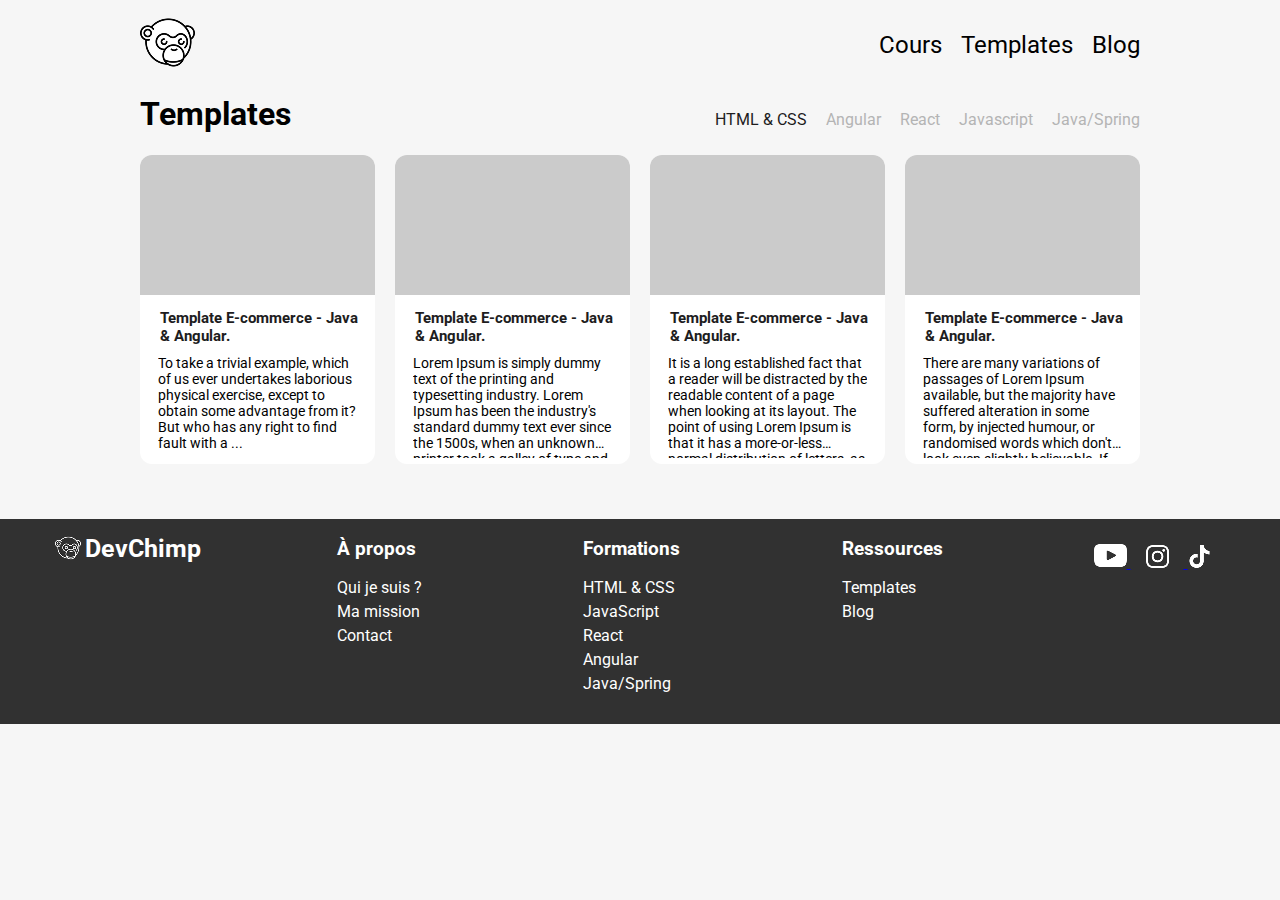
<file: templates.html>
<!DOCTYPE html>
<html lang="fr">
<head>
    <meta charset="UTF-8">
    <meta name="viewport" content="width=device-width, initial-scale=1.0">
    <title>Les templates disponible | DevChimp</title>
    <link rel="stylesheet" href="./style/style.css">
    <link rel="icon" href="./assets/favicon/favicon.ico" type="image/x-icon">
    <link rel="icon" type="image/png" sizes="32x32" href="./assets/favicon/favicon-32x32.png">
    <link rel="icon" type="image/png" sizes="16x16" href="./assets/favicon/favicon-16x16.png">
    <link rel="apple-touch-icon" sizes="180x180" href="./assets/favicon/apple-touch-icon.png">
</head>
<body>
    <header class="header headerPageWidth">
        <div class="header__logoBox">
            <a href="./index.html">
                <img src="./assets/png/monkey.png" alt="Devchimp" width="55px" height="55px" />
            </a>
        </div>
        <nav class="header__navBox">
            <div class="header__navBox__box">
                <a href="./cours.html" class="header__navBox__box__link">Cours</a>
                <a href="./templates.html" class="header__navBox__box__link">Templates</a>
                <a href="./blog.html" class="header__navBox__box__link">Blog</a>
            </div>
        </nav>
    </header>
    <main class="main pageWidth">
        <div class="tempalteArticlesHeading">
            <h1>Templates</h1>
            <div class="tempalteArticlesHeading__elements">
                <span class="active">HTML & CSS</span>
                <span class="inactive">Angular</span>
                <span class="inactive">React</span>
                <span class="inactive">Javascript</span>
                <span class="inactive">Java/Spring</span>
            </div>
        </div>
        <section class="templatesSection">
            <article class="articleAndTemplate">
                <a href="./template.html" class="redirect">
                    <img src="./assets/png/gray.png" alt="Photo de template" class="templateImg" />
                    <div>
                        <h3 class="articleAndTemplate__title templateTitle mobileTitle">Template E-commerce - Java & Angular.</h3>
                        <p class="templateText">To take a trivial example, which of us ever undertakes laborious physical exercise, except to obtain some advantage from it? But who has any right to find fault with a ...</p>
                    </div>
                </a>
            </article>

            <article class="articleAndTemplate">
                <a href="#" class="redirect">
                    <img src="./assets/png/gray.png" alt="Photo de template" class="templateImg" />
                    <div>
                        <h3 class="articleAndTemplate__title templateTitle mobileTitle">Template E-commerce - Java & Angular.</h3>
                        <p class="templateText">Lorem Ipsum is simply dummy text of the printing and typesetting industry. Lorem Ipsum has been the industry's standard dummy text ever since the 1500s, when an unknown printer took a galley of type and scrambled it to make a type specimen book. It has survived not only five centuries, but also the leap into electronic typesetting, remaining essentially unchanged. It was popularised in the 1960s with the release of Letraset sheets containing Lorem Ipsum passages, and more recently with desktop publishing software like Aldus PageMaker including versions of Lorem Ipsum</p>
                    </div>
                </a>
            </article>

            <article class="articleAndTemplate">
                <a href="#" class="redirect">
                    <img src="./assets/png/gray.png" alt="Photo de template" class="templateImg" />
                    <div>
                        <h3 class="articleAndTemplate__title templateTitle mobileTitle">Template E-commerce - Java & Angular.</h3>
                        <p class="templateText">It is a long established fact that a reader will be distracted by the readable content of a page when looking at its layout. The point of using Lorem Ipsum is that it has a more-or-less normal distribution of letters, as opposed to using 'Content here, content here', making it look like readable English. Many desktop publishing packages and web page editors now use Lorem Ipsum as their default model text, and a search for 'lorem ipsum' will uncover many web sites still in their infancy. Various versions have evolved over the years, sometimes by accident, sometimes on purpose (injected humour and the like).</p>
                    </div>
                </a>
            </article>

            <article class="articleAndTemplate">
                <a href="#" class="redirect">
                    <img src="./assets/png/gray.png" alt="Photo de template" class="templateImg" />
                    <div>
                        <h3 class="articleAndTemplate__title templateTitle mobileTitle">Template E-commerce - Java & Angular.</h3>
                        <p class="templateText">There are many variations of passages of Lorem Ipsum available, but the majority have suffered alteration in some form, by injected humour, or randomised words which don't look even slightly believable. If you are going to use a passage of Lorem Ipsum, you need to be sure there isn't anything embarrassing hidden in the middle of text. All the Lorem Ipsum generators on the Internet tend to repeat predefined chunks as necessary, making this the first true generator on the Internet. It uses a dictionary of over 200 Latin words, combined with a handful of model sentence structures, to generate Lorem Ipsum which looks reasonable. The generated Lorem Ipsum is therefore always free from repetition, injected humour, or non-characteristic words etc.</p>
                    </div>
                </a>
            </article>
        </section>
    </main>
    <footer>
        <div class="footer">
            <div class="footer--brand">
                <img src="./assets/png/monkey_white.png" alt="DevChimp" width="25.96px" height="25.96px"/>
                <h3>DevChimp</h3>
            </div>
            <nav class="footer--nav">
                <div>
                    <h3 class="footer--nav__title">À propos</h3>
                    <ul class="footer--nav__ul">
                        <li><a href="#">Qui je suis ?</a></li>
                        <li><a href="#">Ma mission</a></li>
                        <li><a href="#">Contact</a></li>
                    </ul>
                </div>
    
                <div>
                    <h3 class="footer--nav__title">Formations</h3>
                    <ul class="footer--nav__ul">
                        <li><a href="#">HTML & CSS</a></li>
                        <li><a href="#">JavaScript</a></li>
                        <li><a href="#">React</a></li>
                        <li><a href="#">Angular</a></li>
                        <li><a href="#">Java/Spring</a></li>
                    </ul>
                </div>
    
                <div>
                    <h3 class="footer--nav__title">Ressources</h3>
                    <ul class="footer--nav__ul">
                        <li><a href="#">Templates</a></li>
                        <li><a href="#">Blog</a></li>
                    </ul>
                </div>
            </nav>
    
            <div class="footer--links">
                <a href="#" target="_blank">
                    <img src="./assets/png/youtube.png" alt="Rejoint nous sur Youtube" />
                </a>
                <a href="#" target="_blank">
                    <img src="./assets/png/instagram.png" alt="Abonne toi à notre Instagram" />
                </a>
                <a href="#" target="_blank">
                    <img src="./assets/png/tik-tok.png" alt="Vient faire un tour sur Tik-Tok" />
                </a>
            </div>
        </div>
    </footer>
</body>
</html>
</file>
<file: style/style.css>
@import url('https://fonts.googleapis.com/css2?family=Monda:wght@400..700&family=Poppins:ital,wght@0,100;0,200;0,300;0,400;0,500;0,600;0,700;0,800;0,900;1,100;1,200;1,300;1,400;1,500;1,600;1,700;1,800;1,900&family=Roboto:ital,wght@0,100..900;1,100..900&display=swap');

html {
    scroll-behavior: smooth;
}
body{
    margin: 0;
    padding: 0;
    font-family: "Roboto", sans-serif;
    background: #F6F6F6;
}


.headerPageWidth {
    max-width: 1000px;
    margin: auto;
}
.header {
    width: 90%;
    margin: 15px auto 0 auto;
    display: flex;
    flex-wrap: wrap;
    justify-content: space-between;
}
.header__navBox {
    align-self: center;
}
.header__navBox__box__link {
    font-size: 24px;
    color: #000000;
    text-decoration: none;
    transition: color ease .3s;
}
.header__navBox__box__link:nth-child(even) {
    margin: 15px;
}
.header__navBox__box__link:active{
    font-size: 24px;
    color: #1a1a1a;
    text-decoration: none;
}
.header__navBox__box__link:hover {
    color: #737373;
}


.grid-container {
    display: grid;
    grid-template-columns: 50% 50%;
    grid-template-rows: calc(100vh - 105px) auto auto auto auto auto;
    gap: 16px;
    padding: 0 16px;
    max-width: 1200px;
    margin: 0 auto;
}

.catchphrase {
    align-self: center;
    /*padding: 20px 0;*/
}

.codebox {
    align-self: center;
    color: white;
    padding: 20px;
    border-radius: 8px;
    font-family: monospace;
}

/* Les éléments content passent en pleine largeur */
.content {
    margin-bottom: 25px;
    grid-column: 1 / -1; /* Occupe toutes les colonnes */
    padding: 20px;
    border-radius: 8px;
    margin-top: 16px;
}

.newsletter {
    grid-column: 1 / -1; /* Occupe toutes les colonnes */
    padding: 20px;
    border-radius: 8px;
    margin-top: 16px;
}
.main {
    width: 95%;
    margin: auto;
}


.section__headline__heading {
    margin: 0;
    font-size: 53px;
    font-weight: bold;
    color: #000000;
    line-height: 65px;
}
.section__headline__text {
    margin-top: 15px;
    margin-bottom: 15px;
    font-family: "Poppins", sans-serif;
    font-weight: normal;
    font-size: 33px;
}
.section__headline__btn {
    padding: 5px 20px;
    border: 2px solid #000000;
    border-radius: 10px;
    background-color: #ffffff;
    font-family: "Poppins", sans-serif;
    font-weight: normal;
    font-size: 25px;
    -webkit-box-shadow: 4px 4px 0px 4px #000000; 
    box-shadow: 4px 4px 0px 0px #000000;
    cursor: pointer;
    transition: box-shadow ease .3s;
}
.section__headline__btn:hover {
    box-shadow: 6px 6px 0px 0px #4d4d4d;
    cursor: pointer;
}



.codebox-box {
    padding: 20px 10px 0 10px;
    background-color: #333;
    border-radius: 10px;
}
.codebox-box__pre {
    line-height: 25px;
    margin: 15px 0 0 0;
    font-size: 17px;
}
.codebox-box__pre > code {
    white-space: pre-wrap;
}
.circle {
    display: inline-block;
    width: 15px;
    height: 15px;
    border-radius: 100px;
}
.circle-red {
    background: #FF605C;
}
.circle-yellow {
    margin: 0 5px;
    background: #FFBD44;
}
.circle-green {
    background: #00CA4E;
}

.code-green {
    color: #63FF4E;
}
.code-blue {
    color: #5E7FFF;
}
.code-pink {
    color: #FF59C2;
}
.code-red {
    color: #FF484B;
}
.code-yellowOrange {
    color: #FFCB1F;
}

.contentBox {
    margin: auto;
    display: flex;
    flex-wrap: wrap;
    justify-content: space-between;
}
.contentBox__title {
    flex-basis: 100%;
    margin-top: 0;
    font-family: "Poppins", sans-serif;
    font-size: 41px;
}
.contentBox__article {
    width: 288px;
    height: 260px;
    background: #fff;
    border-radius: 15px;
}
.contentBox__article__img {
    margin: 5px 0 0 20px;
}
.contentBox__article__img:nth-child(2) {
    margin-top: 13px;
}
.contentBox__article__img:nth-child(3) {
    margin-top: 19px;
}
.contentBox__article__title {
    margin: 5px 20px;
    color: #1E1D1E;
    font-size: 27px;
    font-weight: 700;
}
.contentBox__article__text {
    width: 85%;
    margin: 10px auto 10px auto;
    font-size: 23px;
    color: #464748;
}

.contentBox__article--cours {
    position: relative;
    margin-bottom: 15px;
}
.contentBox__article--cours__img {
    position: absolute;
    top: 10px;
    right: 10px;
    display: flex;
    flex-direction: column;
    align-items: center;
}
.contentBox__article--cours__title {
    margin: 15px 0;
    text-align: center;
    font-size: 29px;
}
.contentBox__article--cours__text {
    width: 85%;
    margin: auto;
    font-size: 26px;
    color: #464748;
}
.contentBox__article--cours__comming {
    position: absolute;
    right: 13px;
    bottom: 15px;
    padding: 5px 10px;
    font-size: 14px;
    font-weight: bolder;
    background: #EB0E0E;
    border-radius: 5px;
    color: #ffffff;
}

.articleAndTemplate {
    position: relative;
    width: 252px;
    height: 309px;
    background: #fff;
    border-radius: 12px;
    transition: all ease .3s;
}
.articleAndTemplate:hover {
    -webkit-box-shadow: 7px 7px 0px 0px #cccccc; 
    box-shadow: 7px 7px 0px 0px #cccccc;
}
.articleAndTemplate > a {
    text-decoration: none;
    cursor: pointer;
}
.articleAndTemplate__title {
    width: 85%;
    margin: 20px auto;
    font-size: 29px;
    color: #1E1D1E;
}
.articleAndTemplate--btn {
    margin-top: 15px;
    text-align: center;
}

.seeAllBtn {
    color: initial;
    text-decoration: none;
}

.newsletter {
    position: relative;
    display: flex;
    align-items: center;
    justify-content: center;
}
.newsletter__box {
    position: relative;
    overflow: hidden;
    margin: 35px 0px 0 0;
    padding: 15px;
    width: calc(630px - 15px);
    height: calc(281px - 15px);
    border: 8px solid #000000;
    box-shadow: 15px 15px 0px 0px rgba(0,0,0,0.25);
    transform: rotate(-2deg);
}
.newsletter__box__headingWrap {
    width: 75%;
    position: relative;
}
.newsletter__box__headingWrap__title {
    margin: 7px 0 7px 0;
    font-size: 24px;
    text-transform: uppercase;
    font-weight: 900;
}
.newsletter__box__headingWrap__bar {
    width: 100%;
    height: 2px;
    background: #000000;
}
.newsletter__box__headingWrap__text {
    margin: 7px 0 0 0;
}

.newsletter-form {
    display: flex;
    flex-direction: column;
    width: 85%;
    margin-top: 35px;
}
.newsletter__doubleinput {
    display: flex;
    justify-content: space-between;
    margin-bottom: 7px;
}
.sr-only {
    display: none;
}
.newsletter__doubleinput > input {
    width: calc(50% - 20px);
    border: 4px solid #000000;
    font-size: 24px;
    color: #5E5E5E;
}
.newsletter-form__singleInput {
    width: calc(100% - 12px);
    margin-bottom: 7px;
    border: 4px solid #000000;
    font-size: 24px;
    color: #5E5E5E;
}
.newsletter-form__btn {
    width: 100%;
    height: 60px;
    font-size: 24px;
    font-weight: 900;
    text-transform: uppercase;
    border: none;
    color: #ffffff;
    background: #000000;
    cursor: pointer;
}

.subTic {
    padding: 5px 25px;
    position: absolute;
    top: 20px;
    right: -27px;
    color: #ffffff;
    font-size: 15px;
    font-weight: 900;
    background: #000000;
    text-transform: uppercase;
    transform: rotate(43deg);
}

.footer {
    display: flex;
    flex-wrap: wrap;
    padding-bottom: 15px;
    background: #313131;
}
.footer--brand {
    flex-basis: 20%;
    text-align: center;
}
.footer--brand > img {
    vertical-align: sub;
}
.footer--brand > h3 {
    display: inline-block;
    margin-top: 15px;
    font-size: 25px;
    color: #fff;
    font-weight: bold;
}
.footer--nav {
    flex-basis: 60%;
    display: flex;
    justify-content: space-around;
}
.footer--nav__title {
    color: #fff;
}
.footer--nav__ul {
    padding: 0;
    list-style: none;
}
.footer--nav__ul > li {
    margin-bottom: 5px;
}
.footer--nav__ul > li > a {
    color: #ffffff;
    text-decoration: none;
}
.footer--nav__ul > li > a:hover {
    text-decoration: underline;
    cursor: pointer;
}
.footer--links {
    flex-basis: 20%;
    margin-top: 20px;
    text-align: center;
}
.footer--links > a:nth-child(1) > img {
    vertical-align: sub;
}
.footer--links > a:nth-child(2) > img {
    margin: 0 15px;
}


.templatesSection {
    display: flex;
    flex-wrap: wrap;
    justify-content: space-between;
    gap: 15px;
}
.redirect {
    color: initial;
    text-decoration: none;
}
.articleAndTemplate {
    flex-basis: calc(25% - 15px);
}
.templateImg {
    width: 100%;
    height: 140px;
    object-fit: cover;
    border-top-left-radius: 12px;
    border-top-right-radius: 12px;
}
.templateTitle {
    margin: 10px 20px;
    font-size: 15px;
}
.templateText {
    width: 85%;
    height: 103px;
    margin: 0 auto;
    font-size: 14px;
    white-space: normal;
    overflow: hidden;
    display: -webkit-box;
    -webkit-line-clamp: 6;
    -webkit-box-orient: vertical;
    text-overflow: ellipsis;
}

.coursH1 {
    width: 95%;
    text-align: center;
    font-family: "Poppins", sans-serif;
    font-size: 48px;
    font-weight: 800;
}
.coursH1__cours {
    color: #FFA500;
}
.coursH1__pro {
    color: #FF4500;
}
.coursH1__developpeur {
    background: linear-gradient(
        270deg,
        #007CF0,
        #00DFD8,
        #007CF0,
        #00DFD8
    );
    background-size: 300% 100%;
    background-clip: text;
    -webkit-background-clip: text;
    color: transparent;
    animation: gradientMove 2s linear infinite;
}
.coursP {
    width: 70%;
    margin: 25px auto;
    text-align: center;
    font-family: "Poppins", sans-serif;
    font-size: 24px;
    color: #666666;
}
.wheretobeginSection {
    margin-bottom: 75px;
    text-align: center;
}
.wheretobegin {
    font-family: "Poppins", sans-serif;
    font-size: 29px;
    font-weight: 500;
}
.wheretobegin__animation {
    background: linear-gradient(
        270deg,
        #FF8A65,
        #4A90E2,
        #FF8A65,
        #4A90E2
    );
    background-size: 300% 100%;
    background-clip: text;
    -webkit-background-clip: text;
    color: transparent;
    animation: gradientMove 2s linear infinite reverse;
}
.tempalteArticlesHeading {
    display: flex;
    justify-content: space-between;
    align-items: baseline;
}
.tempalteArticlesHeading__elements > span:nth-child(even) {
    margin: 0 15px;
    cursor: pointer;
}
.tempalteArticlesHeading__elements > span {
    cursor: pointer;
}
.active {
    color: #1E1D1E;
}
.inactive {
    color: #B4B4B4;
}

.saleSection {
    display: flex;
    flex-wrap: wrap;
    justify-content: space-between;
    gap: 25px;
}
.saleSection__imgs {
    flex-basis: calc(50% - 25px);
    margin-top: 45px;
}
.saleSection__imgs_img {
    width: 100%;
}
.saleSection__imgs__selection {
    margin-top: 15px;
    text-align: center;
}
.saleSection__imgs__selection > img {
    width: 20%;
}
.saleSection__article {
    flex-basis: calc(50% - 25px);
}
.saleSection__article__title {
    font-size: 33px;
}
.saleSection__article__paragraph {
    font-size: 22px;
}
.saleSection__article__price {
    display: block;
    font-size: 40px;
    font-weight: 800;
    color: #BF0000;
}
.saleSection__article__get {
    padding: 15px 25px;
    color: #fff;
    font-size: 20px;
    font-weight: 700;
    text-transform: uppercase;
    background: #BF0000;
    border: none;
}

.moreTemplatesOrArticles {
    flex-basis: 100%;
    margin-top: 50px;
    font-size: 41px;
}

.blogHeading {
    font-size: 50px;
    font-weight: 800;
}
.blogHeading--article {
    margin-bottom: 0;
}
.blogArticle {
    display: flex;
    flex-wrap: wrap;
    justify-content: space-between;
    gap: 25px;
    border-top: 2px solid #E0E0E0;
    padding: 25px 0;
    cursor: pointer;
}
.blogArticle__imgBox {
    flex-basis: 201.81px;
}
.blogArticle__imgBox__img {
    width: 100%;
}
.blogArticle__contentBox {
    flex-basis: calc(90% - 127px);
}
.blogArticle__contentBox__title {
    margin: 0;
}
.blogArticle__contentBox__publicationInfo {
    display: flex;
    flex-wrap: wrap;
    align-items: center;
    gap: 10px;
}
.blogArticle__contentBox__publicationInfo__text {
    font-size: 13px;
}
.blogArticle__contentBox__publicationInfo__img {
    vertical-align: middle;
}
.blogArticle_presentation {
    margin-top: 0;
}

.articleSection {
    display: flex;
    flex-wrap: wrap;
    gap: 25px;
}
.articleSection__article {
    flex-basis: calc(70% - 25px);
}
.articleSection__cours {
    flex-basis: calc(30% - 25px);
}
.contentBox--cours {
    justify-content: center;
}
.contentBox__article--cours--page {
    width: 188px;
    height: 160px;
}
.contentBox__article--cours__title--cours {
    font-size: 19px;
}
.contentBox__article--cours__text--cours {
    font-size: 13px;
}
.contentBox__article--cours__comming--cours {
    font-size: 10px;
}
.imgArticle {
    width: 100%;
    height: 357px;
    object-fit: cover;
    border-radius: 25px;
}
.ourCoursTitle {
    margin-top: 100px;
    margin-bottom: 5px;
    font-size: 30px;
    font-family: "Poppins", sans-serif;
    font-weight: 600;
}
.redirectBox {
    display: block;
    width: 100%;
    height: 100%;
    position: absolute;
}

.coursBox{
    transition: box-shadow ease .3s;
    border-radius: 15px;
}
.coursBox--htmlCss:hover {
    -webkit-box-shadow: 7px 7px 0px 0px #E44D26; 
    box-shadow: 7px 7px 0px 0px #E44D26;
}
.coursBox--JS:hover {
    -webkit-box-shadow: 7px 7px 0px 0px #FADD10; 
    box-shadow: 7px 7px 0px 0px #FADD10;
}
.coursBox--JavaSpring:hover {
    -webkit-box-shadow: 7px 7px 0px 0px #6ACD37; 
    box-shadow: 7px 7px 0px 0px #6ACD37;
}
.coursBox--Angular:hover {
    -webkit-box-shadow: 7px 7px 0px 0px #C3002F; 
    box-shadow: 7px 7px 0px 0px #C3002F;
}
.coursBox--React:hover {
    -webkit-box-shadow: 7px 7px 0px 0px #30A2FF; 
    box-shadow: 7px 7px 0px 0px #30A2FF;
}
.coursBox--Git:hover {
    -webkit-box-shadow: 7px 7px 0px 0px #F15F54; 
    box-shadow: 7px 7px 0px 0px #F15F54;
}



.pageWidth {
    max-width: 1000px;
    margin: auto;
    margin-bottom: 55px;
}
@keyframes gradientMove {
    0% {
        background-position: 0% 50%;
    }
    100% {
        background-position: 100% 50%;
    }
}
</file>
<file: style/newStyle.css>
@import url('https://fonts.googleapis.com/css2?family=Roboto:ital,wght@0,100..900;1,100..900&display=swap');

body{
    margin: 0;
    padding: 0;
    font-family: "Roboto", sans-serif;
    overflow: hidden;
}

.header__heading {
    margin: 0;
}
.header__heading__img {
    margin-left: 25px;
    margin-top: 20px;
}

.article {
    position: absolute;
    left: 0;
    right: 0;
    top: 0;
    bottom: 0;
    display: flex;
    justify-content: center;
    align-items: center;
}

.section {
    position: relative;
    overflow: hidden;
    display: flex;
    flex-direction: column;
    justify-content: space-around;

    max-width: 630px;
    max-height: 300px;
    width: 100%;
    height: 100%;
    margin: auto;
    padding: 15px;
    border: 8px solid;
}

.formWrap {
    max-width: 537px;
}

.section__heading {
    font-weight: 900;
    text-transform: uppercase;
    font-size: 24px;
    margin: 0;
}

.blackBar {
    height: 2px;
    width: 67%;
    background: #000;
    margin: 5px 0;
}

.section__text {
    font-size: 16px;
    margin: 0;
}

.section__form  {
    margin-top: 25px;
}


label {
    display: none;
}
.sr-only {
    display: none;
}


.form__section--double {
    flex-basis: calc(50% - 35px);
}
.form__section__input {
    border: 4px solid;
    border-radius: 0px;
    width: -webkit-fill-available;
    height: 40px;
    margin-bottom: 15px;
    font-size: 20px;
}

.form__doubleInput {
    display: flex;
    justify-content: space-between;
}

.sendBtn {
    width: 100%;
    height: 60px;
    background: #000;
    color: #FFF;
    font-size: 24px;
    font-weight: 900;
    text-transform: uppercase;
    border: none;
    cursor: pointer;
}

.glass {
    position: absolute;
    top: 25px;
    right: -45px;
    font-size: 18px;
    color: #FFF;
    background: #000;
    text-transform: uppercase;
    font-weight: bolder;
    padding: 10px 45px;
    transform: rotate(43deg);
}
</file>
